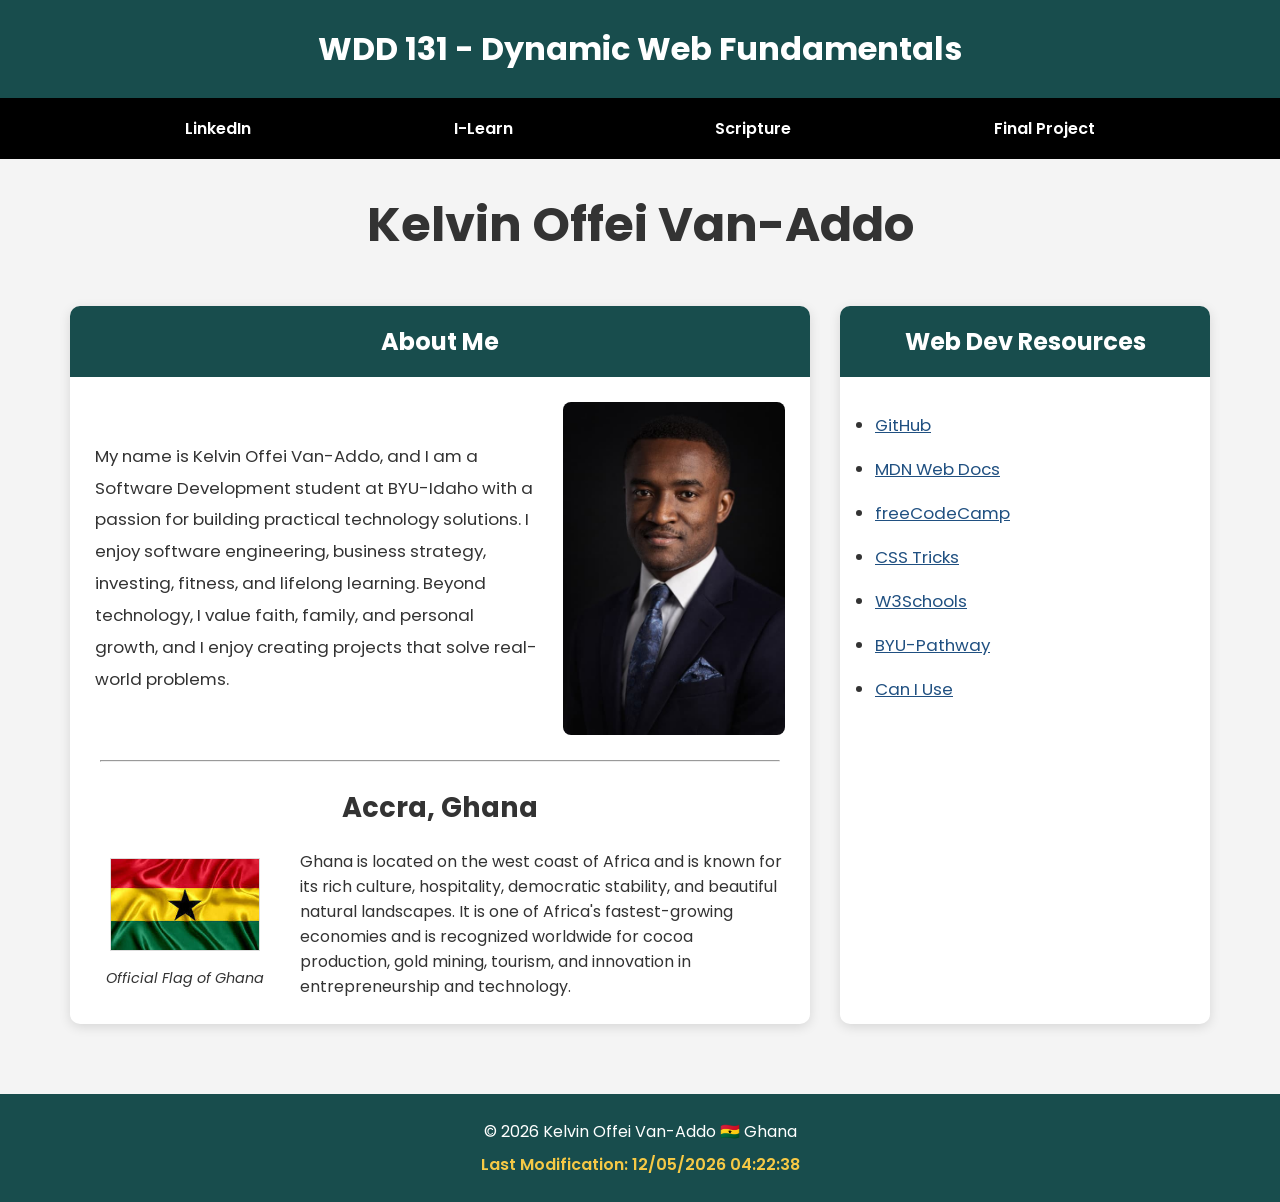
<file: index.html>
<!DOCTYPE html>
<html lang="en-US">

<head>
    <meta charset="UTF-8">
    <meta name="viewport" content="width=device-width, initial-scale=1.0">

    <title>WDD 131 – Dynamic Web Fundamentals – Kelvin Offei Van-Addo</title>

    <meta name="description"
        content="WDD 131 – Dynamic Web Fundamentals | Kelvin Offei Van-Addo | HTML, CSS, JavaScript, Responsive Web Design">

    <meta name="author" content="Kelvin Offei Van-Addo">

    <!-- Google Fonts -->
    <link rel="preconnect" href="https://fonts.googleapis.com">
    <link rel="preconnect" href="https://fonts.gstatic.com" crossorigin>

    <link href="https://fonts.googleapis.com/css2?family=Poppins:wght@300;400;600;700&display=swap" rel="stylesheet">

    <link rel="stylesheet" href="styles/base.css">

    <script src="scripts/getdates.js" defer></script>

</head>

<body>

    <header>

        <span id="course-title">
            WDD 131 - Dynamic Web Fundamentals
        </span>

        <nav>

            <a href="https://www.linkedin.com/in/kelvin-o-van-addo-b3ab91188/" target="_blank">LinkedIn</a>

            <a href="https://byupw.instructure.com/" target="_blank">I-Learn</a>

            <a href="https://www.churchofjesuschrist.org/study/scriptures/bofm/alma/37?lang=eng&id=p37#p37"
                target="_blank">Scripture</a>

            <a href="#">Final Project</a>

        </nav>

    </header>

    <main>

        <h1>Kelvin Offei Van-Addo</h1>

        <section class="card about-card">

            <h2>About Me</h2>

            <div class="about-top">

                <div class="about-text">

                    <p>

                        My name is Kelvin Offei Van-Addo, and I am a Software Development student at BYU-Idaho with a
                        passion for building practical technology solutions. I enjoy software engineering, business
                        strategy, investing, fitness, and lifelong learning. Beyond technology, I value faith, family,
                        and personal growth, and I enjoy creating projects that solve real-world problems.

                    </p>

                </div>

                <img src="images/myself.jpg" alt="Portrait of Kelvin Offei Van-Addo">

            </div>

            <hr>

            <div class="country-section">

                <h3>Accra, Ghana</h3>

                <div class="country-grid">

                    <figure>

                        <img src="images/ghana_flag.jpg" alt="Official Flag of Ghana">

                        <figcaption>Official Flag of Ghana</figcaption>

                    </figure>

                    <p>

                        Ghana is located on the west coast of Africa and is known for its rich culture, hospitality,
                        democratic stability, and beautiful natural landscapes. It is one of Africa's fastest-growing
                        economies and is recognized worldwide for cocoa production, gold mining, tourism, and innovation
                        in entrepreneurship and technology.

                    </p>

                </div>

            </div>

        </section>

        <section class="card resources-card">

            <h2>Web Dev Resources</h2>

            <ul id="resource-list">

                <!-- Populated by JavaScript -->

            </ul>

        </section>

    </main>

    <footer>

        <p>

            © <span id="currentyear"></span>

            Kelvin Offei Van-Addo

            🇬🇭 Ghana

        </p>

        <p id="lastModified"></p>

    </footer>

</body>

</html>
</file>
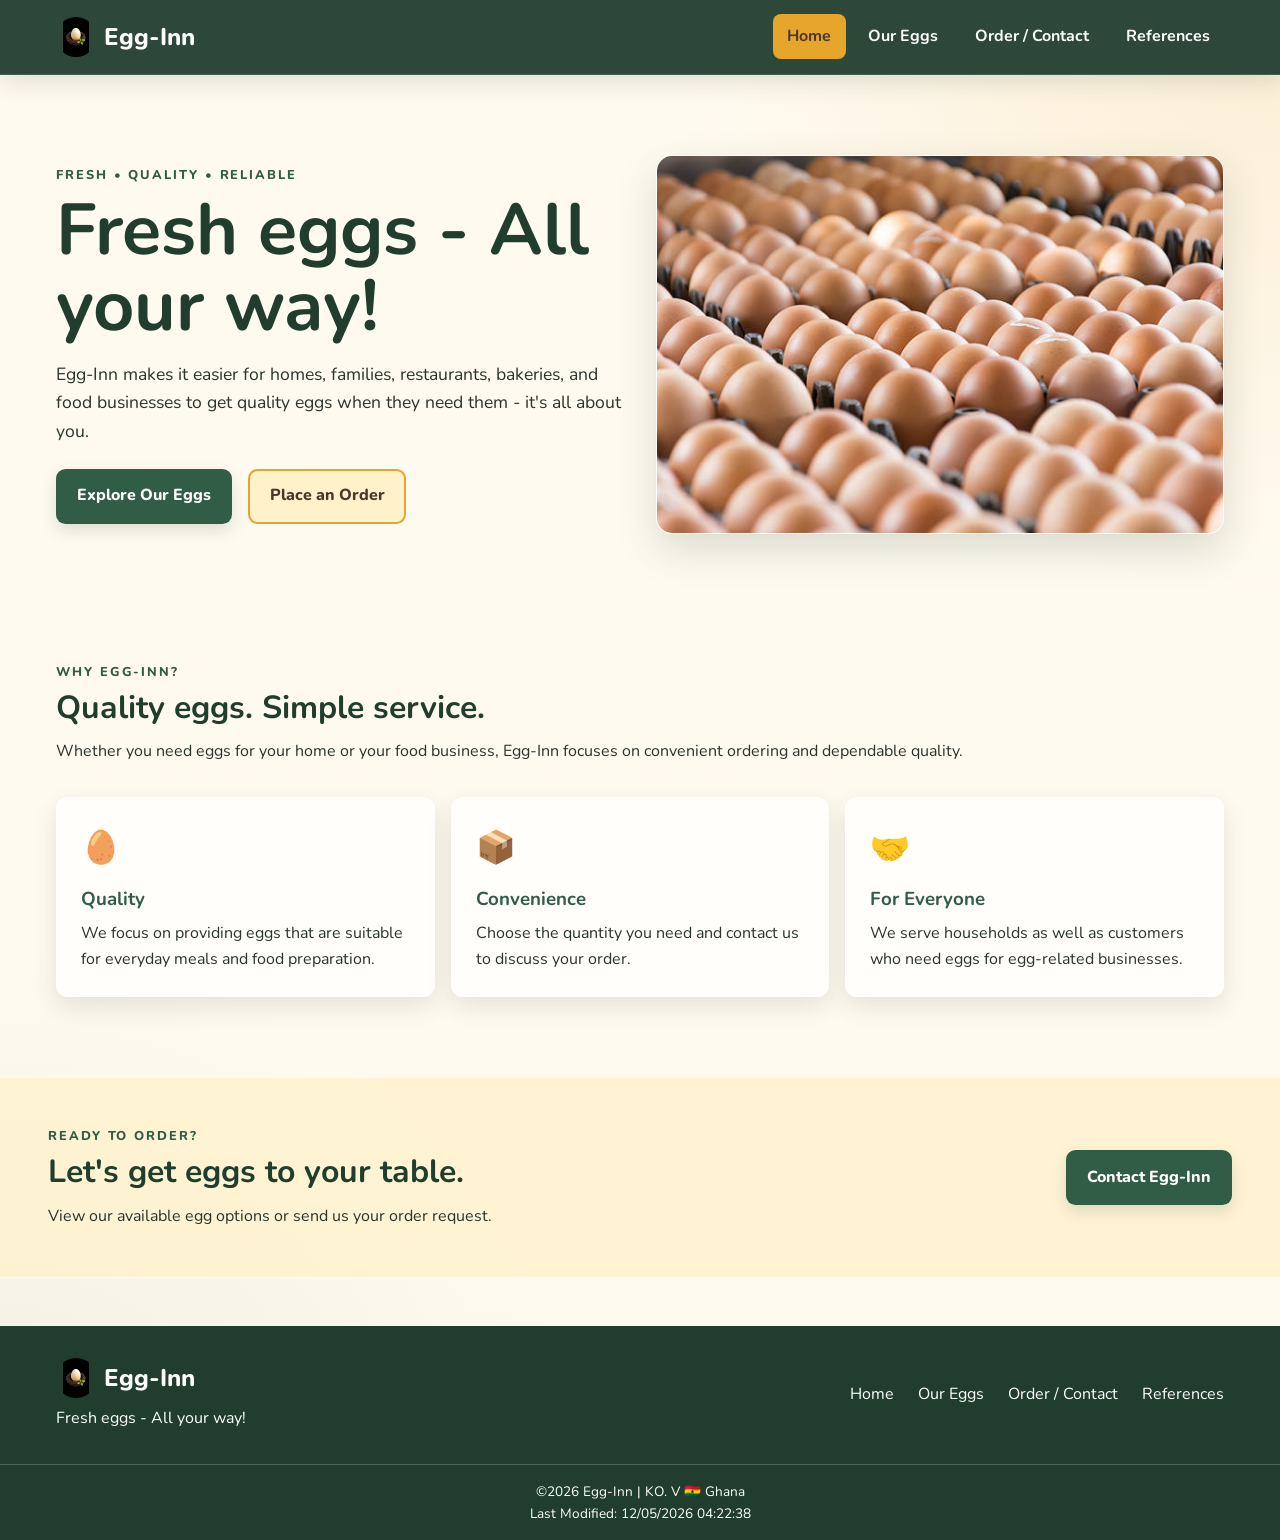
<file: project/index.html>
<!DOCTYPE html>
<html lang="en">

<head>
    <meta charset="UTF-8">
    <meta name="author" content="Kelvin Offei Van-Addo">
    <meta name="description"
        content="Egg-Inn provides fresh, quality eggs for homes, families, food businesses, and customers looking for convenient egg supplies in Ghana.">
    <meta name="viewport" content="width=device-width, initial-scale=1.0">

    <title>Egg-Inn | Fresh Eggs - All Your Way!</title>

    <link rel="icon" href="images/logo.png">

    <link rel="preconnect" href="https://fonts.googleapis.com">
    <link rel="preconnect" href="https://fonts.gstatic.com" crossorigin>
    <link href="https://fonts.googleapis.com/css2?family=Nunito:wght@400;600;700;800&display=swap" rel="stylesheet">

    <link rel="stylesheet" href="styles/egg-inn.css">
    <link rel="stylesheet" href="styles/egg-inn-large.css">

    <script src="scripts/egginn.js" defer></script>
</head>

<body>

    <header class="site-header">

        <div class="header-content">

            <a class="logo" href="index.html">
                <img src="images/logo.png" alt="Egg-Inn logo" class="logo-icon">
                <span>Egg-Inn</span>
            </a>

            <button id="menu" class="menu-button" type="button" aria-label="Open navigation menu" aria-expanded="false"
                aria-controls="main-navigation">
                <span aria-hidden="true">☰</span>
            </button>

            <nav id="main-navigation" class="navigation" aria-label="Main navigation">
                <ul>
                    <li>
                        <a class="active" href="index.html" aria-current="page">Home</a>
                    </li>
                    <li>
                        <a href="products.html">Our Eggs</a>
                    </li>
                    <li>
                        <a href="contact.html">Order / Contact</a>
                    </li>
                    <li>
                        <a href="references.html">References</a>
                    </li>
                </ul>
            </nav>

        </div>

    </header>

    <main>

        <section class="hero">

            <div class="hero-content">

                <p class="eyebrow">FRESH • QUALITY • RELIABLE</p>

                <h1>Fresh eggs - All your way!</h1>

                <p>
                    Egg-Inn makes it easier for homes, families, restaurants,
                    bakeries, and food businesses to get quality eggs when they
                    need them - it's all about you.
                </p>

                <div class="hero-actions">

                    <a class="button primary-button" href="products.html">
                        Explore Our Eggs
                    </a>

                    <a class="button secondary-button" href="contact.html">
                        Place an Order
                    </a>

                </div>

            </div>

            <div class="hero-image">
                <img src="images/egginnhero.webp" alt="Fresh eggs prepared for customers" width="800" height="600">
            </div>

        </section>

        <section class="welcome section-container">

            <div>
                <p class="eyebrow">WHY EGG-INN?</p>

                <h2>Quality eggs. Simple service.</h2>

                <p>
                    Whether you need eggs for your home or your food business,
                    Egg-Inn focuses on convenient ordering and dependable
                    quality.
                </p>
            </div>

            <div class="feature-grid">

                <article class="feature-card">
                    <span class="feature-icon" aria-hidden="true">🥚</span>
                    <h3>Quality</h3>
                    <p>
                        We focus on providing eggs that are suitable for
                        everyday meals and food preparation.
                    </p>
                </article>

                <article class="feature-card">
                    <span class="feature-icon" aria-hidden="true">📦</span>
                    <h3>Convenience</h3>
                    <p>
                        Choose the quantity you need and contact us to discuss
                        your order.
                    </p>
                </article>

                <article class="feature-card">
                    <span class="feature-icon" aria-hidden="true">🤝</span>
                    <h3>For Everyone</h3>
                    <p>
                        We serve households as well as customers who need eggs
                        for egg-related businesses.
                    </p>
                </article>

            </div>

        </section>

        <section class="cta-section">

            <div>
                <p class="eyebrow">READY TO ORDER?</p>

                <h2>Let's get eggs to your table.</h2>

                <p>
                    View our available egg options or send us your order
                    request.
                </p>
            </div>

            <a class="button primary-button" href="contact.html">
                Contact Egg-Inn
            </a>

        </section>

    </main>

    <footer class="site-footer">

        <div class="footer-content">

            <div>
                <a class="logo footer-logo" href="index.html">
                    <img src="images/logo.png" alt="Egg-Inn logo" class="logo-icon">
                    <span>Egg-Inn</span>
                </a>

                <p>Fresh eggs - All your way!</p>
            </div>

            <div class="footer-links">
                <a href="index.html">Home</a>
                <a href="products.html">Our Eggs</a>
                <a href="contact.html">Order / Contact</a>
                <a href="references.html">References</a>
            </div>

        </div>

        <div class="copyright">

            <p>
                &copy;<span id="currentyear"></span>
                Egg-Inn | KO. V 🇬🇭 Ghana
            </p>

            <p id="lastModified"></p>

        </div>

    </footer>

</body>

</html>
</file>
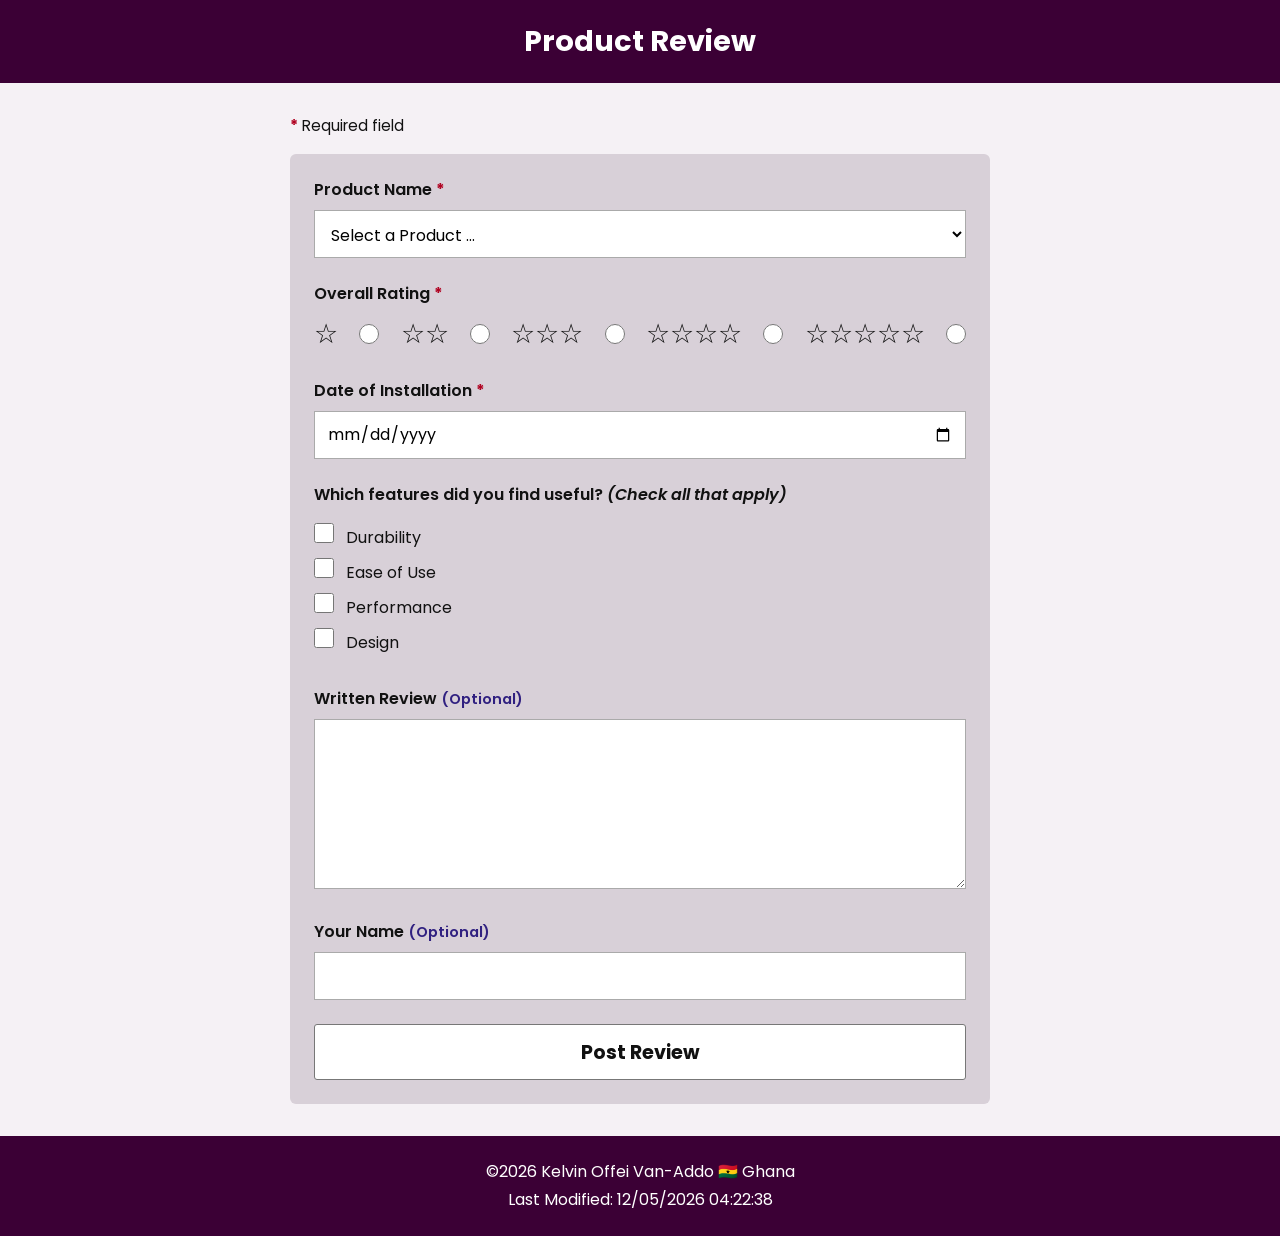
<file: form.html>
<!DOCTYPE html>
<html lang="en">

<head>
    <meta charset="UTF-8">
    <meta name="author" content="Kelvin Offei Van-Addo">
    <meta name="description"
        content="Submit a product review by selecting a product, rating its quality, and sharing your experience.">
    <meta name="viewport" content="width=device-width, initial-scale=1.0">

    <title>Product Review | WDD 131 | Kelvin Offei Van-Addo</title>

    <link rel="preconnect" href="https://fonts.googleapis.com">
    <link rel="preconnect" href="https://fonts.gstatic.com" crossorigin>

    <link href="https://fonts.googleapis.com/css2?family=Poppins:wght@400;600;700&display=swap" rel="stylesheet">

    <link rel="stylesheet" href="styles/form.css">

    <script src="scripts/form.js" defer></script>
</head>

<body>

    <header>
        <h1>Product Review</h1>
    </header>

    <main>

        <p class="required-note">
            <span class="required">*</span> Required field
        </p>

        <form method="get" action="review.html">

            <fieldset>
                <label for="productName">
                    Product Name
                    <span class="required" aria-hidden="true">*</span>
                    <span class="visually-hidden">Required</span>
                </label>

                <select id="productName" name="productName" required>
                    <option value="" disabled selected>Select a Product ...</option>
                </select>
            </fieldset>

            <fieldset>
                <legend>
                    Overall Rating
                    <span class="required" aria-hidden="true">*</span>
                    <span class="visually-hidden">Required</span>
                </legend>

                <div class="rating">

                    <label for="rating1">
                        ☆
                        <span class="visually-hidden">1 star</span>
                    </label>
                    <input type="radio" id="rating1" name="rating" value="1" required>

                    <label for="rating2">
                        ☆☆
                        <span class="visually-hidden">2 stars</span>
                    </label>
                    <input type="radio" id="rating2" name="rating" value="2" required>

                    <label for="rating3">
                        ☆☆☆
                        <span class="visually-hidden">3 stars</span>
                    </label>
                    <input type="radio" id="rating3" name="rating" value="3" required>

                    <label for="rating4">
                        ☆☆☆☆
                        <span class="visually-hidden">4 stars</span>
                    </label>
                    <input type="radio" id="rating4" name="rating" value="4" required>

                    <label for="rating5">
                        ☆☆☆☆☆
                        <span class="visually-hidden">5 stars</span>
                    </label>
                    <input type="radio" id="rating5" name="rating" value="5" required>

                </div>
            </fieldset>

            <fieldset>

                <label for="installationDate">
                    Date of Installation
                    <span class="required" aria-hidden="true">*</span>
                    <span class="visually-hidden">Required</span>
                </label>

                <input type="date" id="installationDate" name="installationDate" required>

            </fieldset>

            <fieldset>

                <legend>
                    Which features did you find useful?
                    <em>(Check all that apply)</em>
                </legend>

                <label for="durability">
                    <input type="checkbox" id="durability" name="features" value="Durability">
                    Durability
                </label>

                <label for="easeOfUse">
                    <input type="checkbox" id="easeOfUse" name="features" value="Ease of Use">
                    Ease of Use
                </label>

                <label for="performance">
                    <input type="checkbox" id="performance" name="features" value="Performance">
                    Performance
                </label>

                <label for="design">
                    <input type="checkbox" id="design" name="features" value="Design">
                    Design
                </label>

            </fieldset>

            <fieldset>

                <label for="writtenReview">
                    Written Review
                    <span class="optional">(Optional)</span>
                </label>

                <textarea id="writtenReview" name="writtenReview" rows="6"></textarea>

            </fieldset>

            <fieldset>

                <label for="userName">
                    Your Name
                    <span class="optional">(Optional)</span>
                </label>

                <input type="text" id="userName" name="userName">

            </fieldset>

            <input type="submit" value="Post Review">

        </form>

    </main>

    <footer>

        <p>
            &copy;<span id="currentyear"></span>
            Kelvin Offei Van-Addo 🇬🇭 Ghana
        </p>

        <p id="lastModified"></p>

    </footer>

</body>

</html>
</file>
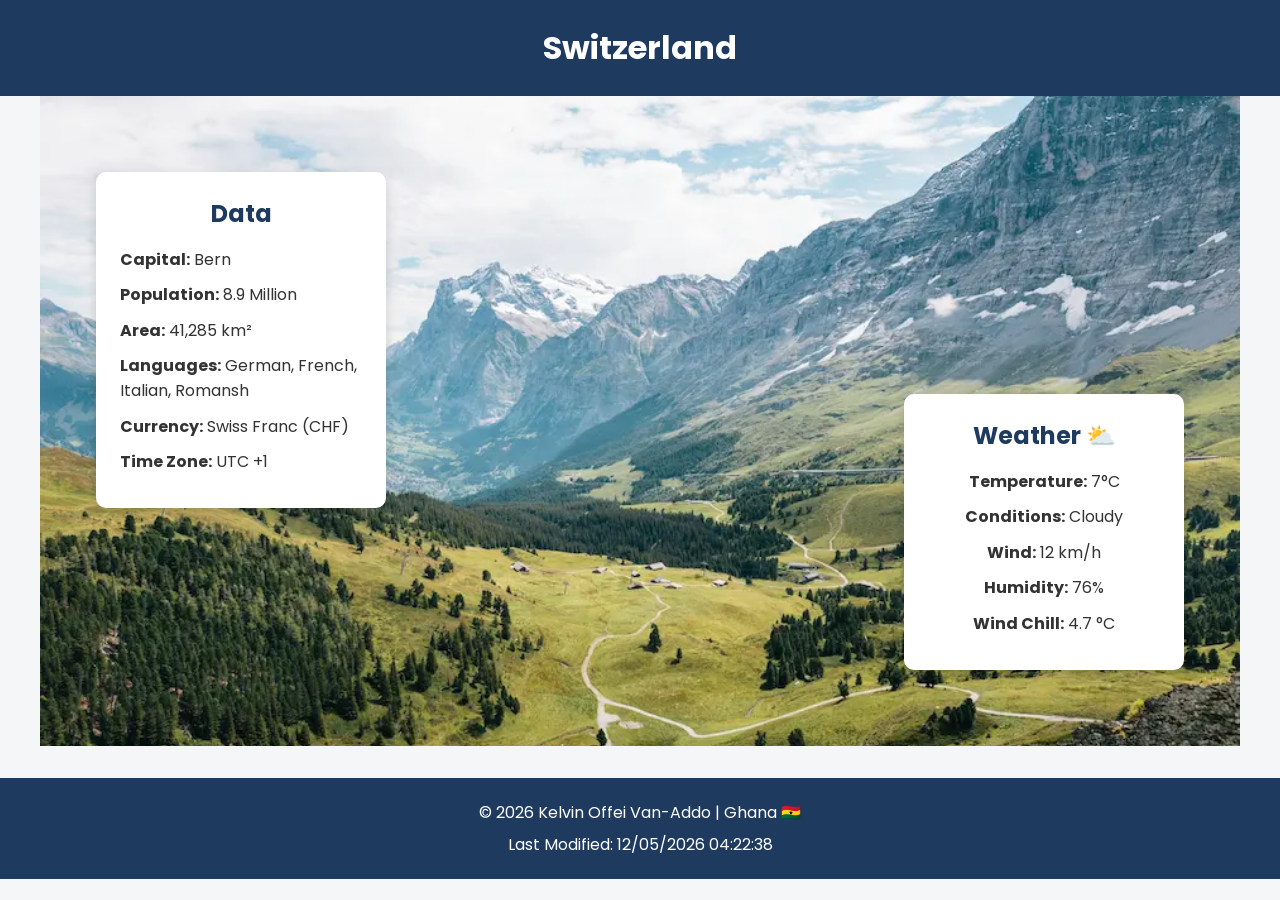
<file: place.html>
<!DOCTYPE html>
<html lang="en">

<head>
    <meta charset="UTF-8">
    <meta name="viewport" content="width=device-width, initial-scale=1.0">

    <title>Switzerland | WDD 131 | Kelvin Offei Van-Addo</title>

    <meta name="description"
        content="WDD 131 Country Page showcasing Switzerland using responsive HTML, CSS, JavaScript, responsive images, and wind chill calculations.">

    <meta name="author" content="Kelvin Offei Van-Addo">

    <!-- Google Fonts -->
    <link rel="preconnect" href="https://fonts.googleapis.com">
    <link rel="preconnect" href="https://fonts.gstatic.com" crossorigin>

    <link href="https://fonts.googleapis.com/css2?family=Poppins:wght@300;400;600;700&display=swap" rel="stylesheet">

    <link rel="stylesheet" href="styles/place.css">
    <link rel="stylesheet" href="styles/place-large.css">

    <script src="scripts/place.js" defer></script>

</head>

<body>

    <header>

        <h1>Switzerland</h1>

    </header>

    <main>

        <picture>

            <source media="(min-width:768px)" srcset="images/switzerland-large.webp">

            <img src="images/switzerland-small.webp" alt="Beautiful landscape of Switzerland">

        </picture>

        <section class="data">

            <h2>Data</h2>

            <p><strong>Capital:</strong> Bern</p>
            <p><strong>Population:</strong> 8.9 Million</p>
            <p><strong>Area:</strong> 41,285 km²</p>
            <p><strong>Languages:</strong> German, French, Italian, Romansh</p>
            <p><strong>Currency:</strong> Swiss Franc (CHF)</p>
            <p><strong>Time Zone:</strong> UTC +1</p>

        </section>

        <section class="weather">

            <h2>Weather</h2>

            <img src="images/weather.svg" alt="Weather Icon" class="weather-icon">

            <p><strong>Temperature:</strong> <span id="temperature">7</span>°C</p>

            <p><strong>Conditions:</strong> Cloudy</p>

            <p><strong>Wind:</strong> <span id="windspeed">12</span> km/h</p>

            <p><strong>Humidity:</strong> 76%</p>

            <p><strong>Wind Chill:</strong>

                <span id="windchill"></span>

            </p>

        </section>

    </main>

    <footer>

        <p>

            &copy;

            <span id="currentyear"></span>

            Kelvin Offei Van-Addo | Ghana 🇬🇭

        </p>

        <p id="lastModified"></p>

    </footer>

</body>

</html>
</file>
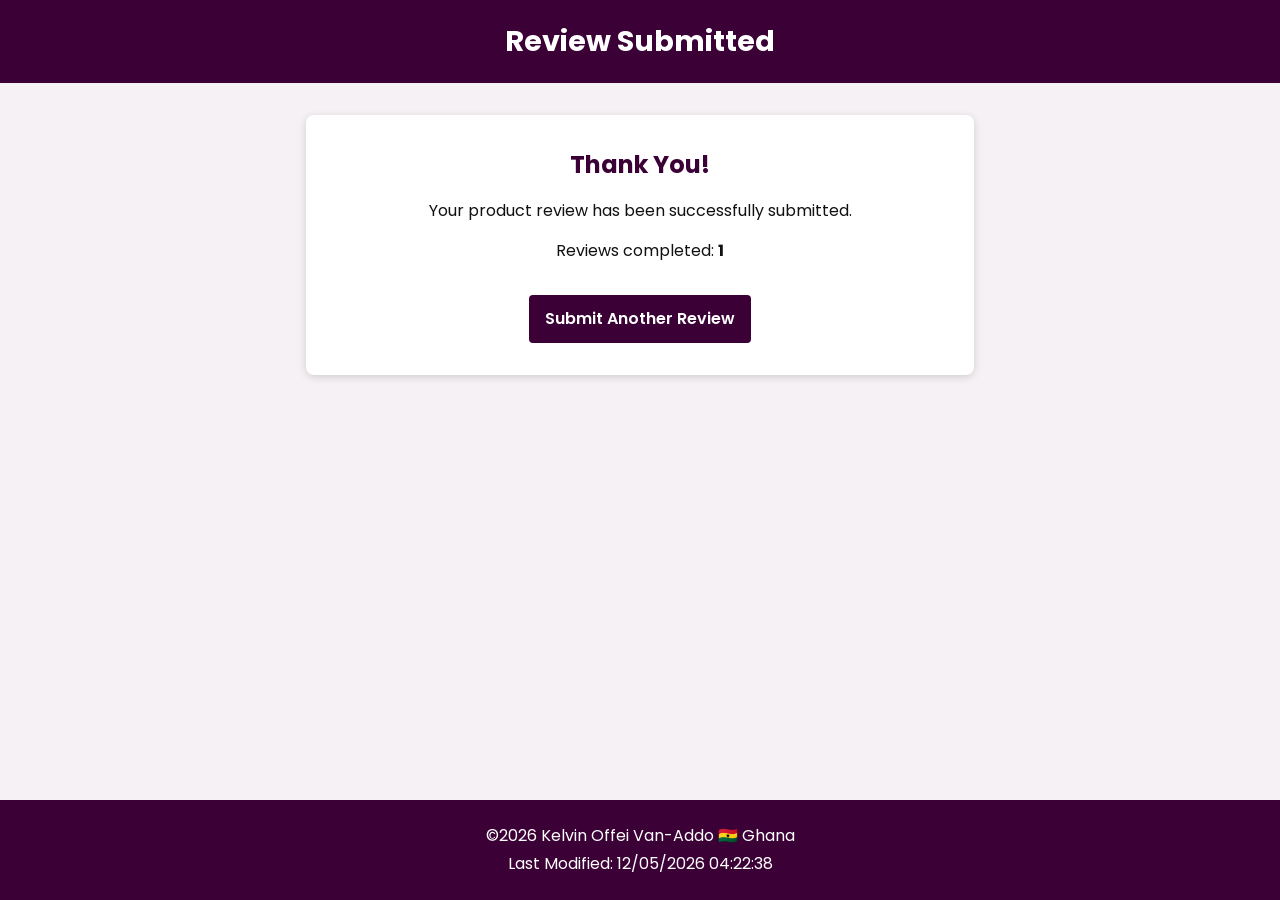
<file: review.html>
<!DOCTYPE html>
<html lang="en">

<head>
    <meta charset="UTF-8">
    <meta name="author" content="Kelvin Offei Van-Addo">
    <meta name="description"
        content="Confirmation page showing that your product review was successfully submitted and the total number of reviews completed.">
    <meta name="viewport" content="width=device-width, initial-scale=1.0">

    <title>Review Submitted | WDD 131 | Kelvin Offei Van-Addo</title>

    <link rel="preconnect" href="https://fonts.googleapis.com">
    <link rel="preconnect" href="https://fonts.gstatic.com" crossorigin>

    <link href="https://fonts.googleapis.com/css2?family=Poppins:wght@400;600;700&display=swap" rel="stylesheet">

    <link rel="stylesheet" href="styles/review.css">

    <script src="scripts/review.js" defer></script>
</head>

<body>

    <header>
        <h1>Review Submitted</h1>
    </header>

    <main>

        <section class="confirmation">

            <h2>Thank You!</h2>

            <p>
                Your product review has been successfully submitted.
            </p>

            <p>
                Reviews completed:
                <strong id="reviewCount">0</strong>
            </p>

            <a href="form.html">Submit Another Review</a>

        </section>

    </main>

    <footer>

        <p>
            &copy;<span id="currentyear"></span>
            Kelvin Offei Van-Addo 🇬🇭 Ghana
        </p>

        <p id="lastModified"></p>

    </footer>

</body>

</html>
</file>
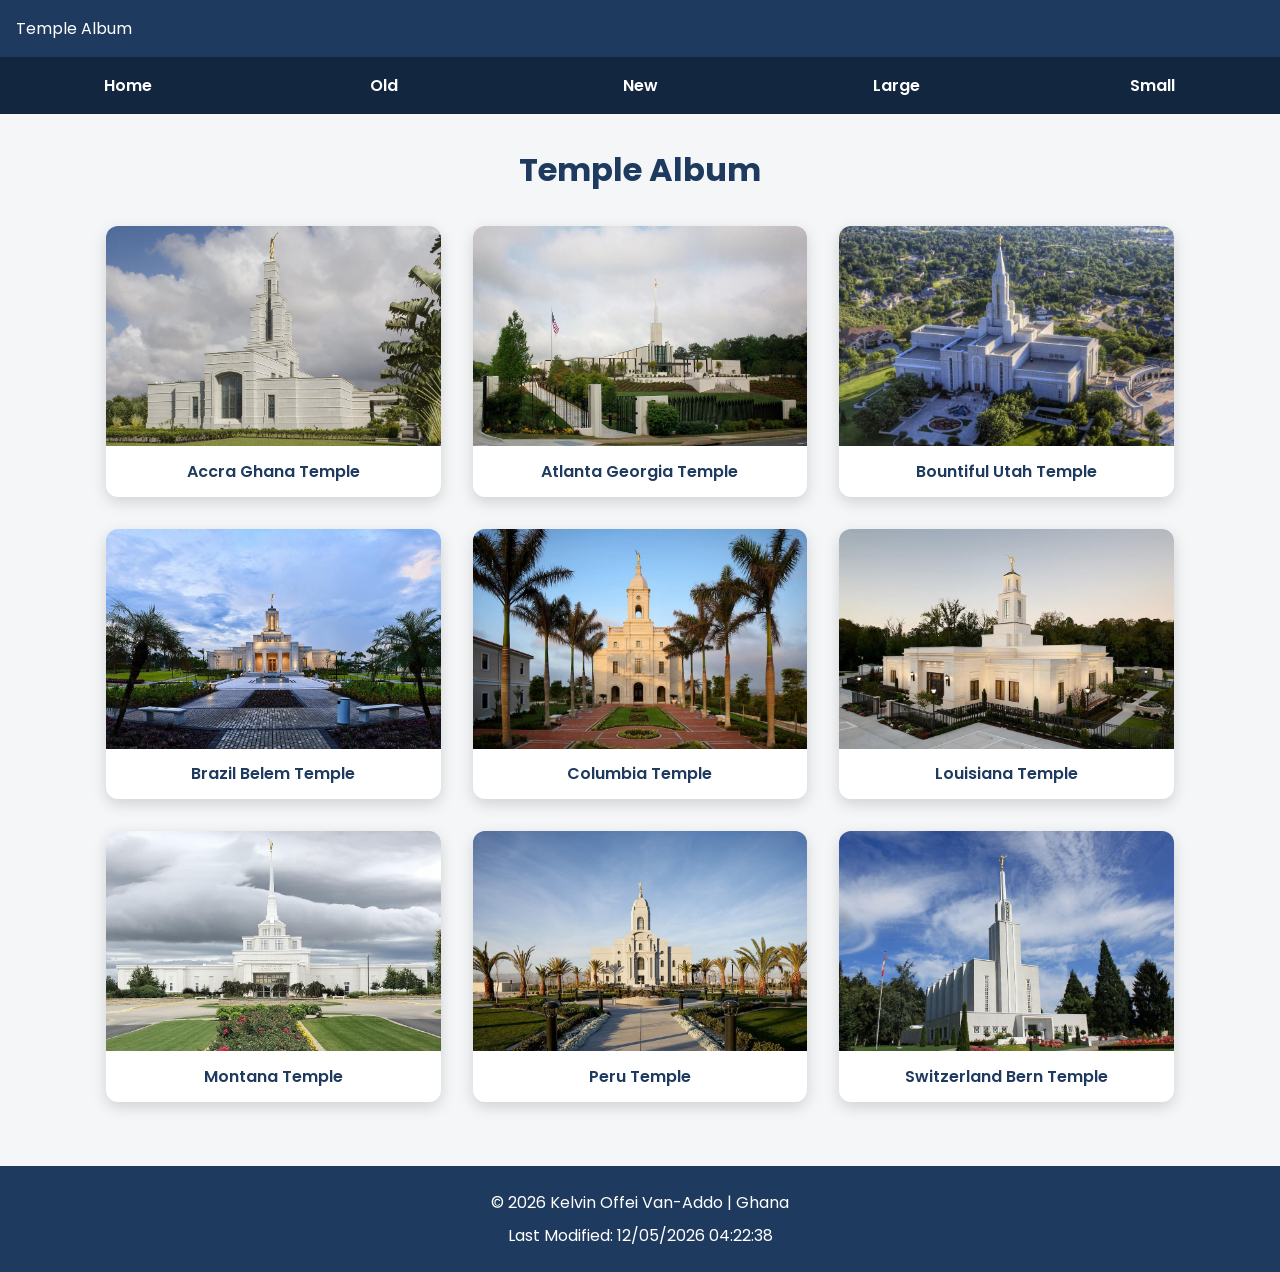
<file: temples.html>
<!DOCTYPE html>
<html lang="en-US">

<head>

    <meta charset="UTF-8">

    <meta name="viewport" content="width=device-width, initial-scale=1.0">

    <title>Temple Album | WDD 131 | Kelvin Offei Van-Addo</title>

    <meta name="description"
        content="Temple Album page created for WDD 131 Dynamic Web Fundamentals by Kelvin Offei Van-Addo showcasing temples using responsive HTML, CSS, and JavaScript.">

    <meta name="author" content="Kelvin Offei Van-Addo">


    <!-- Google Fonts -->

    <link rel="preconnect" href="https://fonts.googleapis.com">

    <link rel="preconnect" href="https://fonts.gstatic.com" crossorigin>

    <link href="https://fonts.googleapis.com/css2?family=Poppins:wght@400;600;700&display=swap" rel="stylesheet">


    <!-- CSS -->

    <link rel="stylesheet" href="styles/temples.css">

    <link rel="stylesheet" href="styles/temples-large.css">


    <!-- JavaScript -->

    <script src="scripts/temples.js" defer></script>


</head>


<body>


    <header>


        <div class="header-top">

            <p class="site-title">Temple Album</p>


            <button id="menu" aria-label="Menu">
                ☰
            </button>


        </div>



        <nav>


            <a href="#">Home</a>

            <a href="#">Old</a>

            <a href="#">New</a>

            <a href="#">Large</a>

            <a href="#">Small</a>


        </nav>


    </header>





    <main>


        <h1>Temple Album</h1>



        <div class="gallery">



            <figure>

                <img src="images/accra-temple.jpg" alt="Accra Ghana Temple" loading="lazy">

                <figcaption>Accra Ghana Temple</figcaption>

            </figure>




            <figure>

                <img src="images/atlanta-temple.jpg" alt="Atlanta Georgia Temple" loading="lazy">

                <figcaption>Atlanta Georgia Temple</figcaption>

            </figure>




            <figure>

                <img src="images/bountiful-temple.jpg" alt="Bountiful Utah Temple" loading="lazy">

                <figcaption>Bountiful Utah Temple</figcaption>

            </figure>




            <figure>

                <img src="images/brazil-temple.jpg" alt="Brazil Belem Temple" loading="lazy">

                <figcaption>Brazil Belem Temple</figcaption>

            </figure>




            <figure>

                <img src="images/columbia-temple.jpg" alt="Columbia Temple" loading="lazy">

                <figcaption>Columbia Temple</figcaption>

            </figure>




            <figure>

                <img src="images/lousiana-temple.jpg" alt="Louisiana Temple" loading="lazy">

                <figcaption>Louisiana Temple</figcaption>

            </figure>




            <figure>

                <img src="images/montana-temple.jpg" alt="Montana Temple" loading="lazy">

                <figcaption>Montana Temple</figcaption>

            </figure>




            <figure>

                <img src="images/peru-temple.jpg" alt="Peru Temple" loading="lazy">

                <figcaption>Peru Temple</figcaption>

            </figure>




            <figure>

                <img src="images/switzerland-temple.jpg" alt="Switzerland Bern Temple" loading="lazy">

                <figcaption>Switzerland Bern Temple</figcaption>

            </figure>



        </div>


    </main>





    <footer>


        <p>
            © <span id="currentyear"></span>
            Kelvin Offei Van-Addo | Ghana
        </p>


        <p id="lastModified"></p>


    </footer>



</body>

</html>
</file>
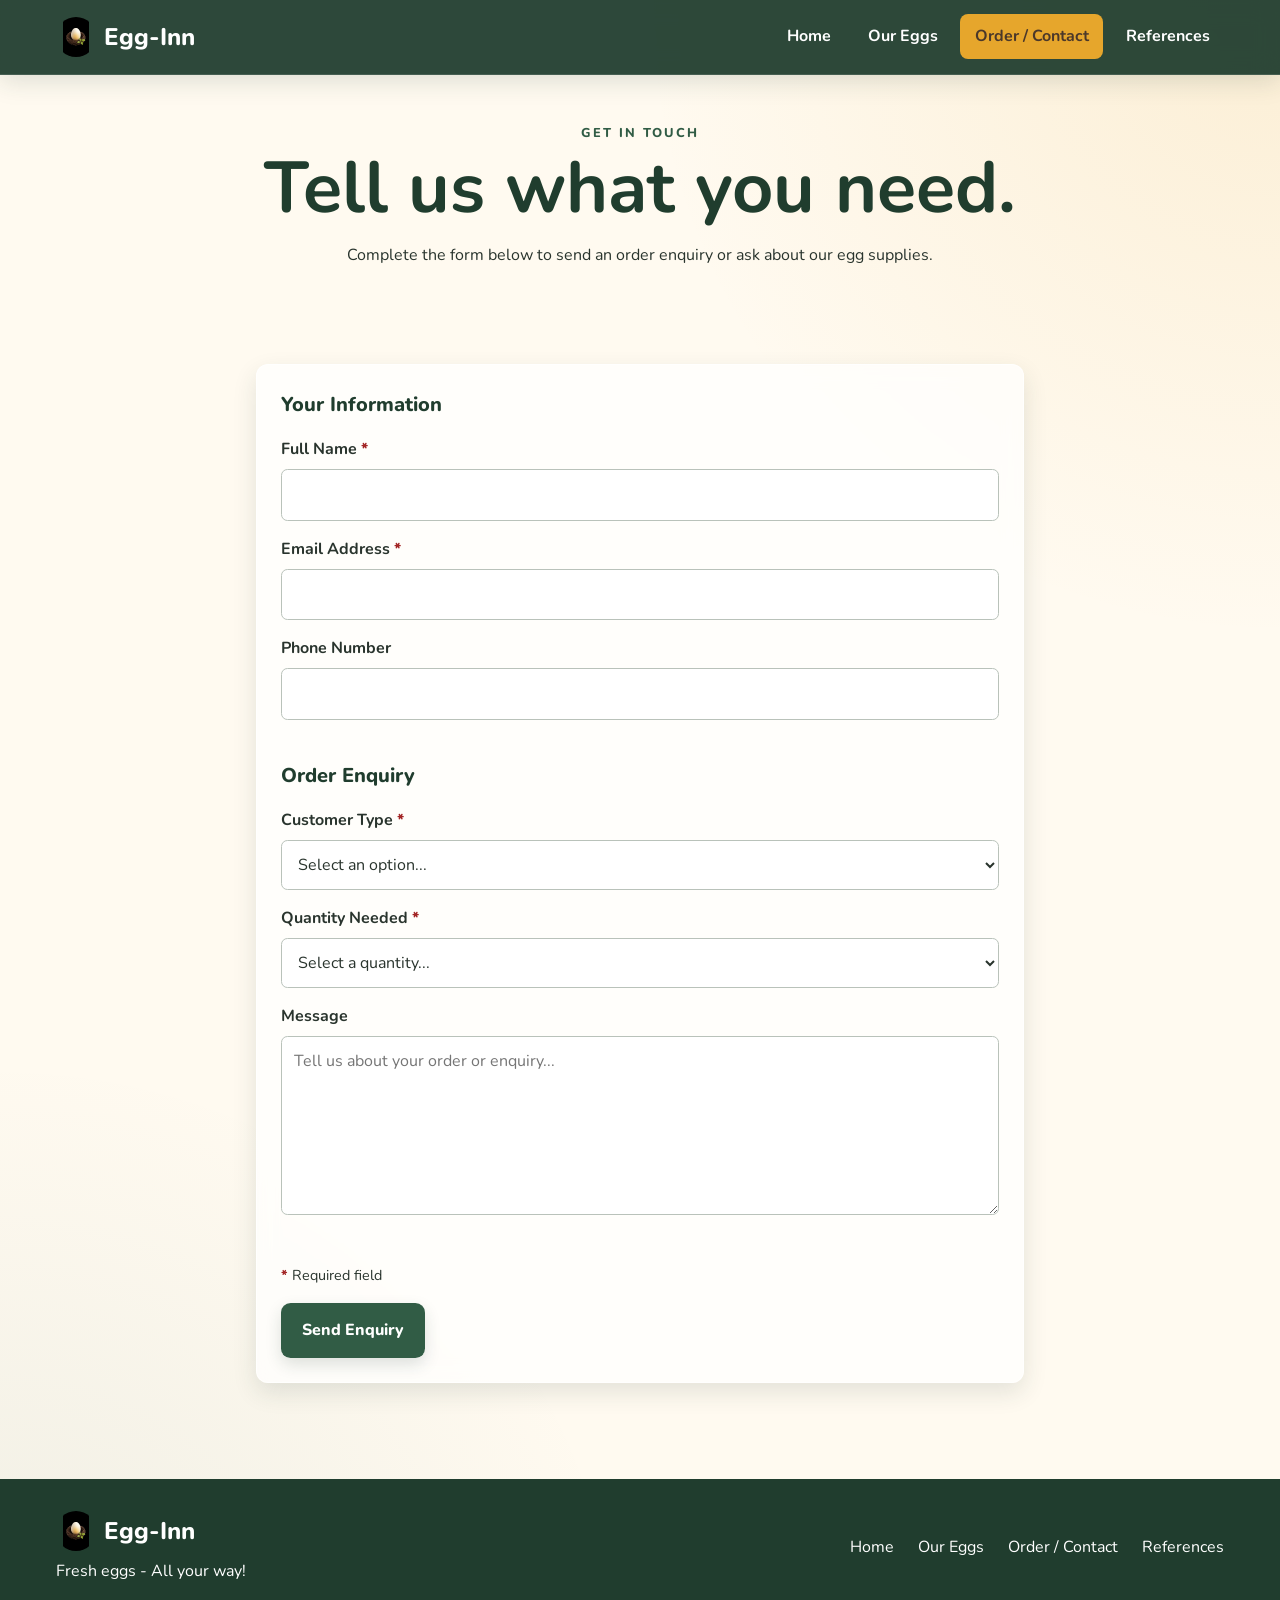
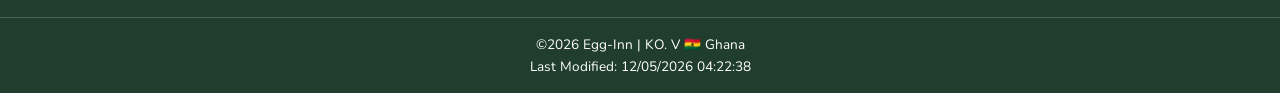
<file: project/contact.html>
<!DOCTYPE html>
<html lang="en">

<head>
    <meta charset="UTF-8">
    <meta name="author" content="Kelvin Offei Van-Addo">
    <meta name="description"
        content="Contact Egg-Inn to ask about egg availability, request an order, or make an enquiry for household or business supplies.">
    <meta name="viewport" content="width=device-width, initial-scale=1.0">

    <title>Order or Contact Egg-Inn</title>

    <link rel="icon" href="images/logo.png">

    <link rel="preconnect" href="https://fonts.googleapis.com">
    <link rel="preconnect" href="https://fonts.gstatic.com" crossorigin>
    <link href="https://fonts.googleapis.com/css2?family=Nunito:wght@400;600;700;800&display=swap" rel="stylesheet">

    <link rel="stylesheet" href="styles/egg-inn.css">
    <link rel="stylesheet" href="styles/egg-inn-large.css">

    <script src="scripts/egginn.js" defer></script>
</head>

<body>

    <header class="site-header">

        <div class="header-content">

            <a class="logo" href="index.html">
                <img src="images/logo.png" alt="Egg-Inn logo" class="logo-icon">
                <span>Egg-Inn</span>
            </a>

            <button id="menu" class="menu-button" type="button" aria-label="Open navigation menu" aria-expanded="false"
                aria-controls="main-navigation">
                <span aria-hidden="true">☰</span>
            </button>

            <nav id="main-navigation" class="navigation" aria-label="Main navigation">
                <ul>
                    <li>
                        <a href="index.html">Home</a>
                    </li>
                    <li>
                        <a href="products.html">Our Eggs</a>
                    </li>
                    <li>
                        <a class="active" href="contact.html" aria-current="page">
                            Order / Contact
                        </a>
                    </li>
                    <li>
                        <a href="references.html">References</a>
                    </li>
                </ul>
            </nav>

        </div>

    </header>

    <main>

        <section class="page-intro">

            <p class="eyebrow">GET IN TOUCH</p>

            <h1>Tell us what you need.</h1>

            <p>
                Complete the form below to send an order enquiry or ask about
                our egg supplies.
            </p>

        </section>

        <section class="form-section">

            <form id="orderForm" action="thankyou.html" method="get">

                <fieldset>

                    <legend>Your Information</legend>

                    <label for="name">
                        Full Name <span class="required">*</span>
                    </label>

                    <input type="text" id="name" name="name" autocomplete="name" required>

                    <label for="email">
                        Email Address <span class="required">*</span>
                    </label>

                    <input type="email" id="email" name="email" autocomplete="email" required>

                    <label for="phone">
                        Phone Number
                    </label>

                    <input type="tel" id="phone" name="phone" autocomplete="tel">

                </fieldset>

                <fieldset>

                    <legend>Order Enquiry</legend>

                    <label for="customerType">
                        Customer Type <span class="required">*</span>
                    </label>

                    <select id="customerType" name="customerType" required>

                        <option value="" disabled selected>
                            Select an option...
                        </option>

                        <option value="household">Household</option>
                        <option value="restaurant">
                            Restaurant / Food Business
                        </option>
                        <option value="retailer">Retailer</option>
                        <option value="other">Other</option>

                    </select>

                    <label for="quantity">
                        Quantity Needed <span class="required">*</span>
                    </label>

                    <select id="quantity" name="quantity" required>

                        <option value="" disabled selected>
                            Select a quantity...
                        </option>

                        <option value="small">Small quantity</option>
                        <option value="medium">Medium quantity</option>
                        <option value="large">Large quantity</option>
                        <option value="recurring">Recurring supply</option>

                    </select>

                    <label for="message">
                        Message
                    </label>

                    <textarea id="message" name="message" rows="6"
                        placeholder="Tell us about your order or enquiry..."></textarea>

                </fieldset>

                <p class="required-note">
                    <span class="required">*</span>
                    Required field
                </p>

                <button class="button primary-button" type="submit">
                    Send Enquiry
                </button>

            </form>

        </section>

    </main>

    <footer class="site-footer">

        <div class="footer-content">

            <div>

                <a class="logo footer-logo" href="index.html">
                    <img src="images/logo.png" alt="Egg-Inn logo" class="logo-icon">
                    <span>Egg-Inn</span>
                </a>

                <p>Fresh eggs - All your way!</p>

            </div>

            <div class="footer-links">
                <a href="index.html">Home</a>
                <a href="products.html">Our Eggs</a>
                <a href="contact.html">Order / Contact</a>
                <a href="references.html">References</a>
            </div>

        </div>

        <div class="copyright">

            <p>
                &copy;<span id="currentyear"></span>
                Egg-Inn | KO. V 🇬🇭 Ghana
            </p>

            <p id="lastModified"></p>

        </div>

    </footer>

</body>

</html>
</file>
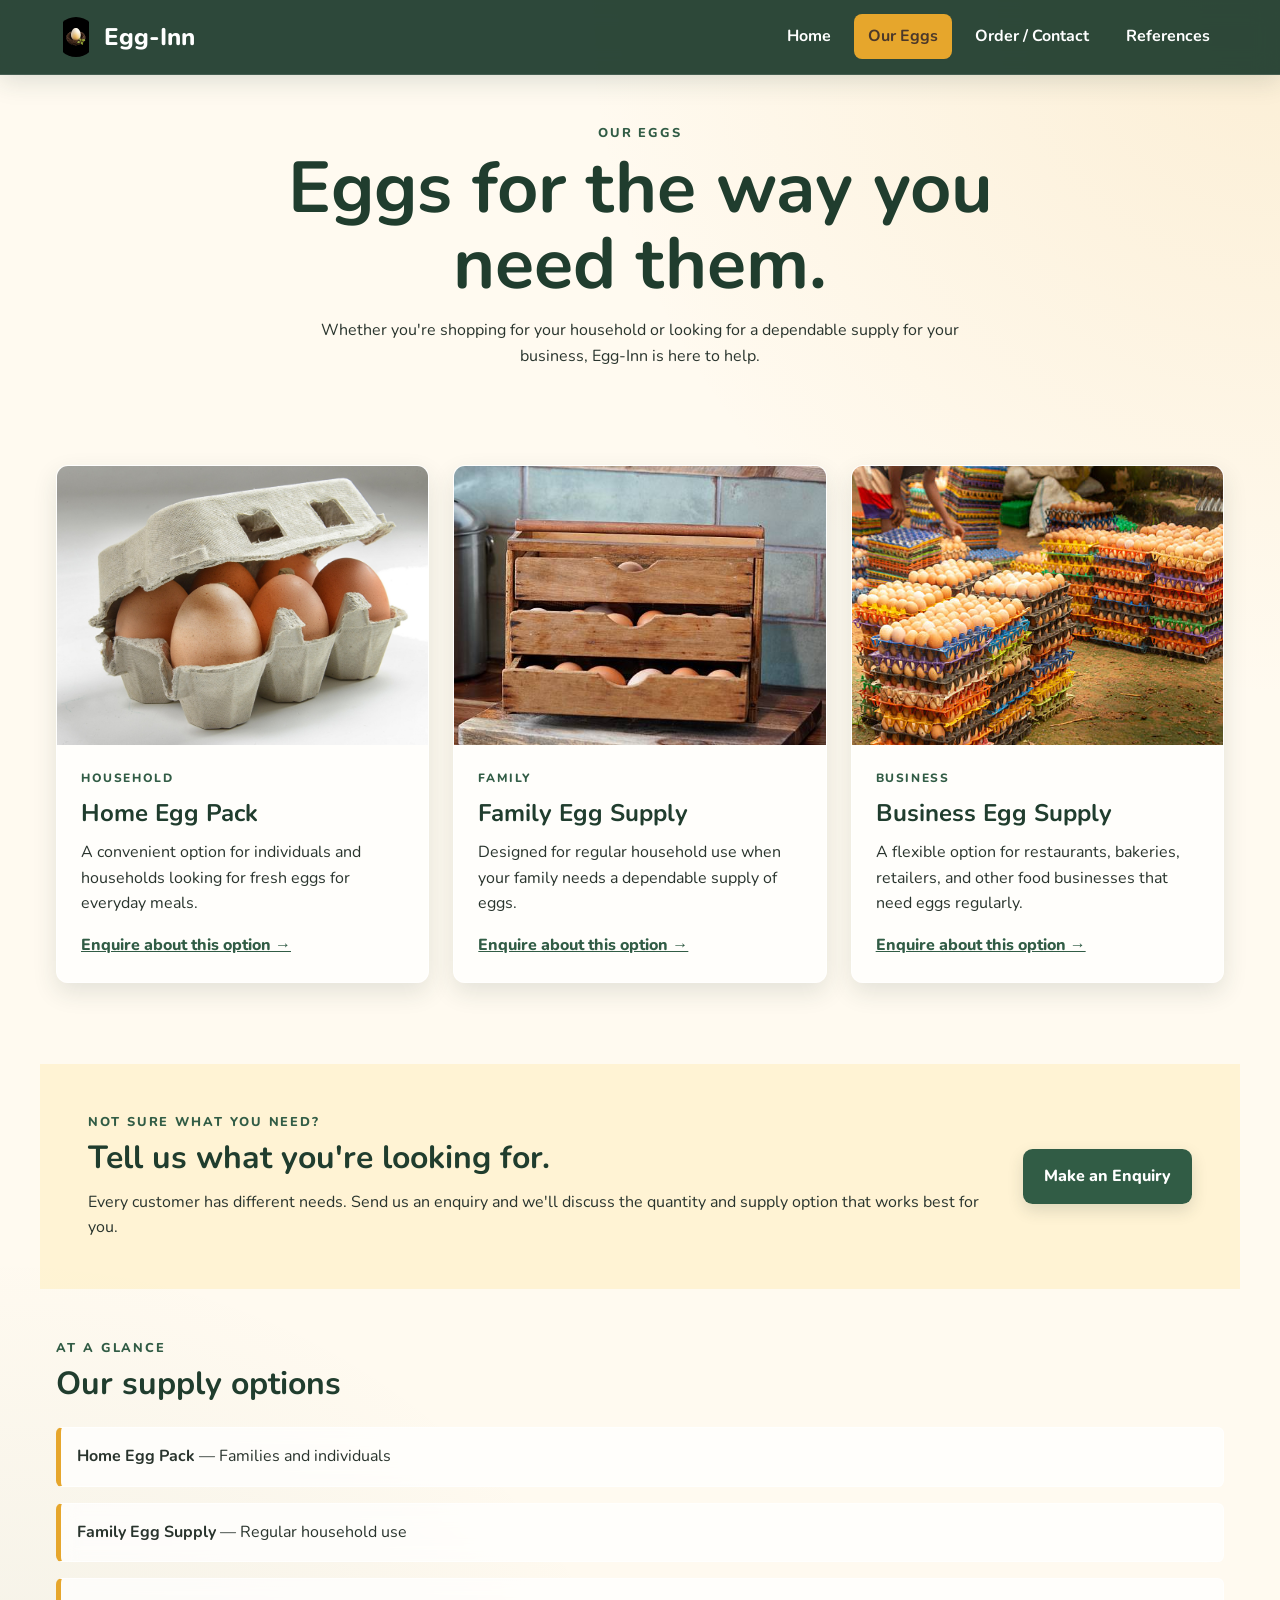
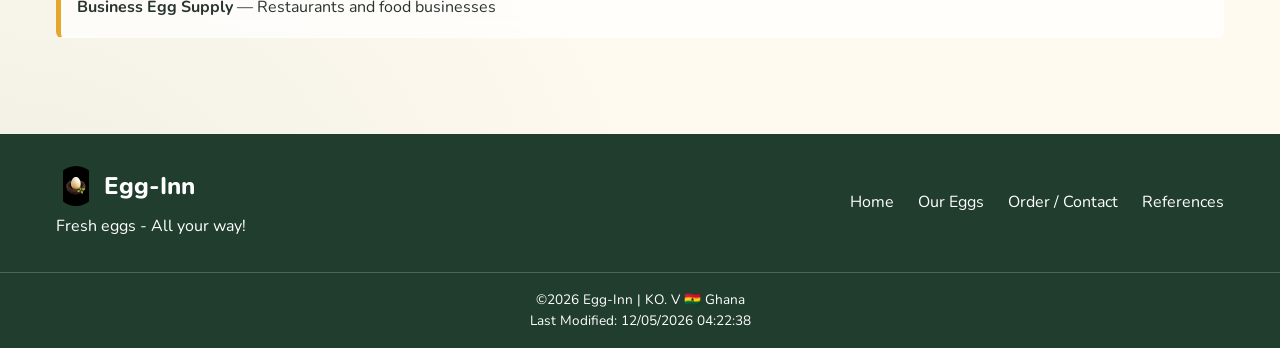
<file: project/products.html>
<!DOCTYPE html>
<html lang="en">

<head>
    <meta charset="UTF-8">
    <meta name="author" content="Kelvin Offei Van-Addo">
    <meta name="description"
        content="Explore Egg-Inn egg supply options for households, families, restaurants, retailers, and food businesses in Ghana.">
    <meta name="viewport" content="width=device-width, initial-scale=1.0">

    <title>Our Eggs | Egg-Inn</title>

    <link rel="icon" href="images/logo.png">

    <link rel="preconnect" href="https://fonts.googleapis.com">
    <link rel="preconnect" href="https://fonts.gstatic.com" crossorigin>
    <link href="https://fonts.googleapis.com/css2?family=Nunito:wght@400;600;700;800&display=swap" rel="stylesheet">

    <link rel="stylesheet" href="styles/egg-inn.css">
    <link rel="stylesheet" href="styles/egg-inn-large.css">

    <script src="scripts/egginn.js" defer></script>
</head>

<body>

    <header class="site-header">

        <div class="header-content">

            <a class="logo" href="index.html">
                <img src="images/logo.png" alt="Egg-Inn logo" class="logo-icon">
                <span>Egg-Inn</span>
            </a>

            <button id="menu" class="menu-button" type="button" aria-label="Open navigation menu" aria-expanded="false"
                aria-controls="main-navigation">
                <span aria-hidden="true">☰</span>
            </button>

            <nav id="main-navigation" class="navigation" aria-label="Main navigation">
                <ul>
                    <li>
                        <a href="index.html">Home</a>
                    </li>
                    <li>
                        <a class="active" href="products.html" aria-current="page">
                            Our Eggs
                        </a>
                    </li>
                    <li>
                        <a href="contact.html">Order / Contact</a>
                    </li>
                    <li>
                        <a href="references.html">References</a>
                    </li>
                </ul>
            </nav>

        </div>

    </header>

    <main>

        <section class="page-intro">

            <p class="eyebrow">OUR EGGS</p>

            <h1>Eggs for the way you need them.</h1>

            <p>
                Whether you're shopping for your household or looking for a
                dependable supply for your business, Egg-Inn is here to help.
            </p>

        </section>

        <section class="product-grid">

            <article class="product-card">

                <div class="product-image">
                    <img src="images/home.webp" alt="Fresh eggs suitable for household use" width="800"
                        height="600" loading="lazy">
                </div>

                <div class="product-content">

                    <p class="product-label">HOUSEHOLD</p>

                    <h2>Home Egg Pack</h2>

                    <p>
                        A convenient option for individuals and households
                        looking for fresh eggs for everyday meals.
                    </p>

                    <a class="text-link" href="contact.html">
                        Enquire about this option →
                    </a>

                </div>

            </article>

            <article class="product-card">

                <div class="product-image">
                    <img src="images/family.webp" alt="Fresh eggs for regular family use" width="800" height="600"
                        loading="lazy">
                </div>

                <div class="product-content">

                    <p class="product-label">FAMILY</p>

                    <h2>Family Egg Supply</h2>

                    <p>
                        Designed for regular household use when your family
                        needs a dependable supply of eggs.
                    </p>

                    <a class="text-link" href="contact.html">
                        Enquire about this option →
                    </a>

                </div>

            </article>

            <article class="product-card">

                <div class="product-image">
                    <img src="images/egg-crates.webp" alt="Fresh eggs prepared for restaurants and food businesses"
                        width="800" height="600" loading="lazy">
                </div>

                <div class="product-content">

                    <p class="product-label">BUSINESS</p>

                    <h2>Business Egg Supply</h2>

                    <p>
                        A flexible option for restaurants, bakeries, retailers,
                        and other food businesses that need eggs regularly.
                    </p>

                    <a class="text-link" href="contact.html">
                        Enquire about this option →
                    </a>

                </div>

            </article>

        </section>

        <section class="info-section">

            <div>

                <p class="eyebrow">NOT SURE WHAT YOU NEED?</p>

                <h2>Tell us what you're looking for.</h2>

                <p>
                    Every customer has different needs. Send us an enquiry and
                    we'll discuss the quantity and supply option that works
                    best for you.
                </p>

            </div>

            <a class="button primary-button" href="contact.html">
                Make an Enquiry
            </a>

        </section>

        <section class="section-container">

            <p class="eyebrow">AT A GLANCE</p>

            <h2>Our supply options</h2>

            <ul id="productSummary" class="product-summary"></ul>

        </section>

    </main>

    <footer class="site-footer">

        <div class="footer-content">

            <div>
                <a class="logo footer-logo" href="index.html">
                    <img src="images/logo.png" alt="Egg-Inn logo" class="logo-icon">
                    <span>Egg-Inn</span>
                </a>

                <p>Fresh eggs - All your way!</p>
            </div>

            <div class="footer-links">
                <a href="index.html">Home</a>
                <a href="products.html">Our Eggs</a>
                <a href="contact.html">Order / Contact</a>
                <a href="references.html">References</a>
            </div>

        </div>

        <div class="copyright">

            <p>
                &copy;<span id="currentyear"></span>
                Egg-Inn | KO. V 🇬🇭 Ghana
            </p>

            <p id="lastModified"></p>

        </div>

    </footer>

</body>

</html>
</file>
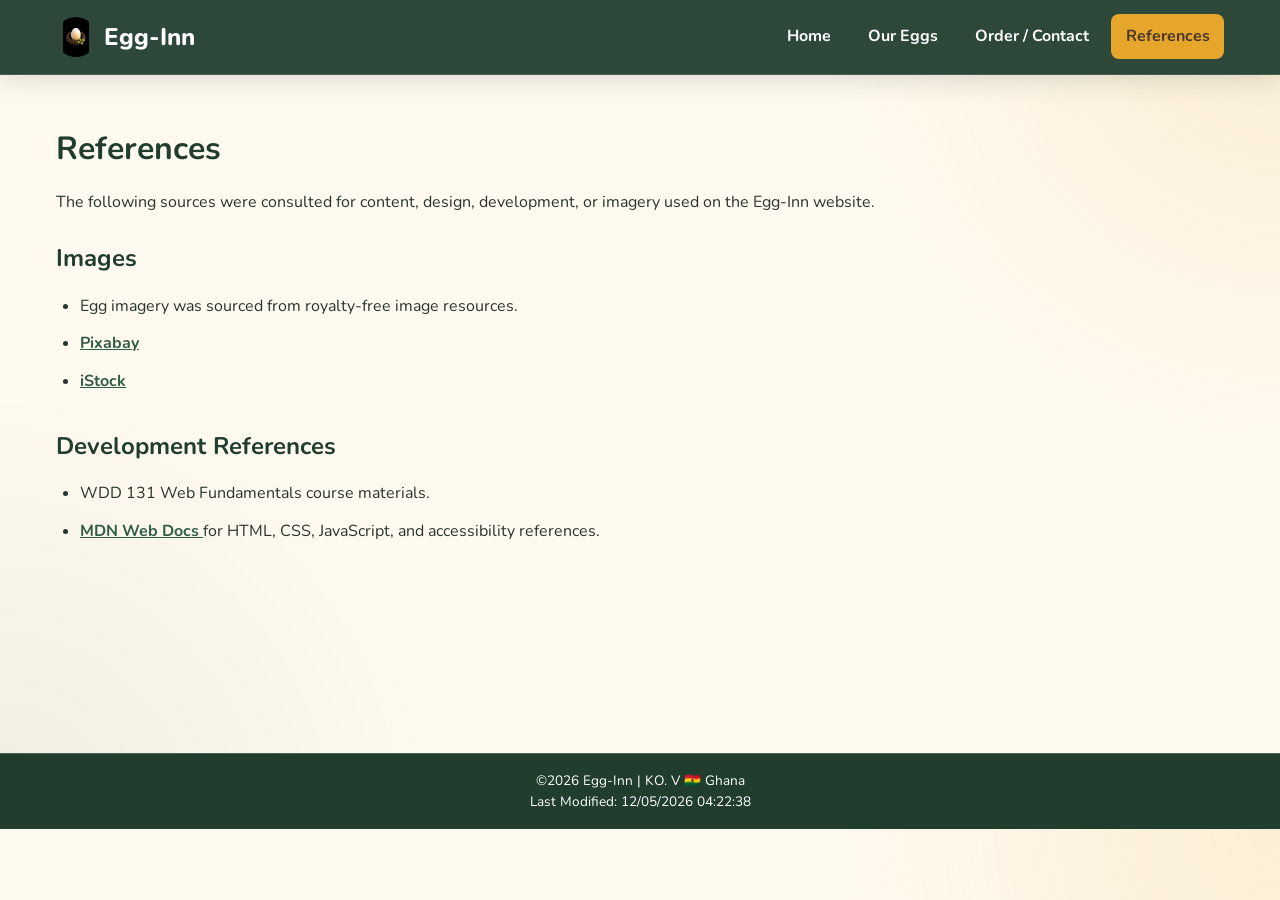
<file: project/references.html>
<!DOCTYPE html>
<html lang="en">

<head>
    <meta charset="UTF-8">
    <meta name="author" content="Kelvin Offei Van-Addo">
    <meta name="description" content="References and image sources used for the Egg-Inn website project.">
    <meta name="viewport" content="width=device-width, initial-scale=1.0">

    <title>References | Egg-Inn</title>

    <link rel="icon" href="images/logo.png">

    <link rel="preconnect" href="https://fonts.googleapis.com">
    <link rel="preconnect" href="https://fonts.gstatic.com" crossorigin>
    <link href="https://fonts.googleapis.com/css2?family=Nunito:wght@400;600;700;800&display=swap" rel="stylesheet">

    <link rel="stylesheet" href="styles/egg-inn.css">
    <link rel="stylesheet" href="styles/egg-inn-large.css">

    <script src="scripts/egginn.js" defer></script>
</head>

<body>

    <header class="site-header">

        <div class="header-content">

            <a class="logo" href="index.html">
                <img src="images/logo.png" alt="Egg-Inn logo" class="logo-icon">
                <span>Egg-Inn</span>
            </a>

            <button id="menu" class="menu-button" type="button" aria-label="Open navigation menu" aria-expanded="false"
                aria-controls="main-navigation">
                <span aria-hidden="true">☰</span>
            </button>

            <nav id="main-navigation" class="navigation" aria-label="Main navigation">
                <ul>
                    <li>
                        <a href="index.html">Home</a>
                    </li>
                    <li>
                        <a href="products.html">Our Eggs</a>
                    </li>
                    <li>
                        <a href="contact.html">Order / Contact</a>
                    </li>
                    <li>
                        <a class="active" href="references.html" aria-current="page">
                            References
                        </a>
                    </li>
                </ul>
            </nav>

        </div>

    </header>

    <main class="references-page">

        <h1>References</h1>

        <p>
            The following sources were consulted for content, design,
            development, or imagery used on the Egg-Inn website.
        </p>

        <h2>Images</h2>

        <ul>

            <li>
                Egg imagery was sourced from royalty-free image resources.
            </li>

            <li>
                <a href="https://pixabay.com/" target="_blank" rel="noopener noreferrer">
                    Pixabay
                </a>
            </li>

            <li>
                <a href="https://www.istockphoto.com/" target="_blank" rel="noopener noreferrer">
                    iStock
                </a>
            </li>

        </ul>

        <h2>Development References</h2>

        <ul>

            <li>
                WDD 131 Web Fundamentals course materials.
            </li>

            <li>
                <a href="https://developer.mozilla.org/" target="_blank" rel="noopener noreferrer">
                    MDN Web Docs
                </a>
                for HTML, CSS, JavaScript, and accessibility references.
            </li>

        </ul>

    </main>

    <footer class="site-footer">

        <div class="copyright">

            <p>
                &copy;<span id="currentyear"></span>
                Egg-Inn | KO. V 🇬🇭 Ghana
            </p>

            <p id="lastModified"></p>

        </div>

    </footer>

</body>

</html>
</file>
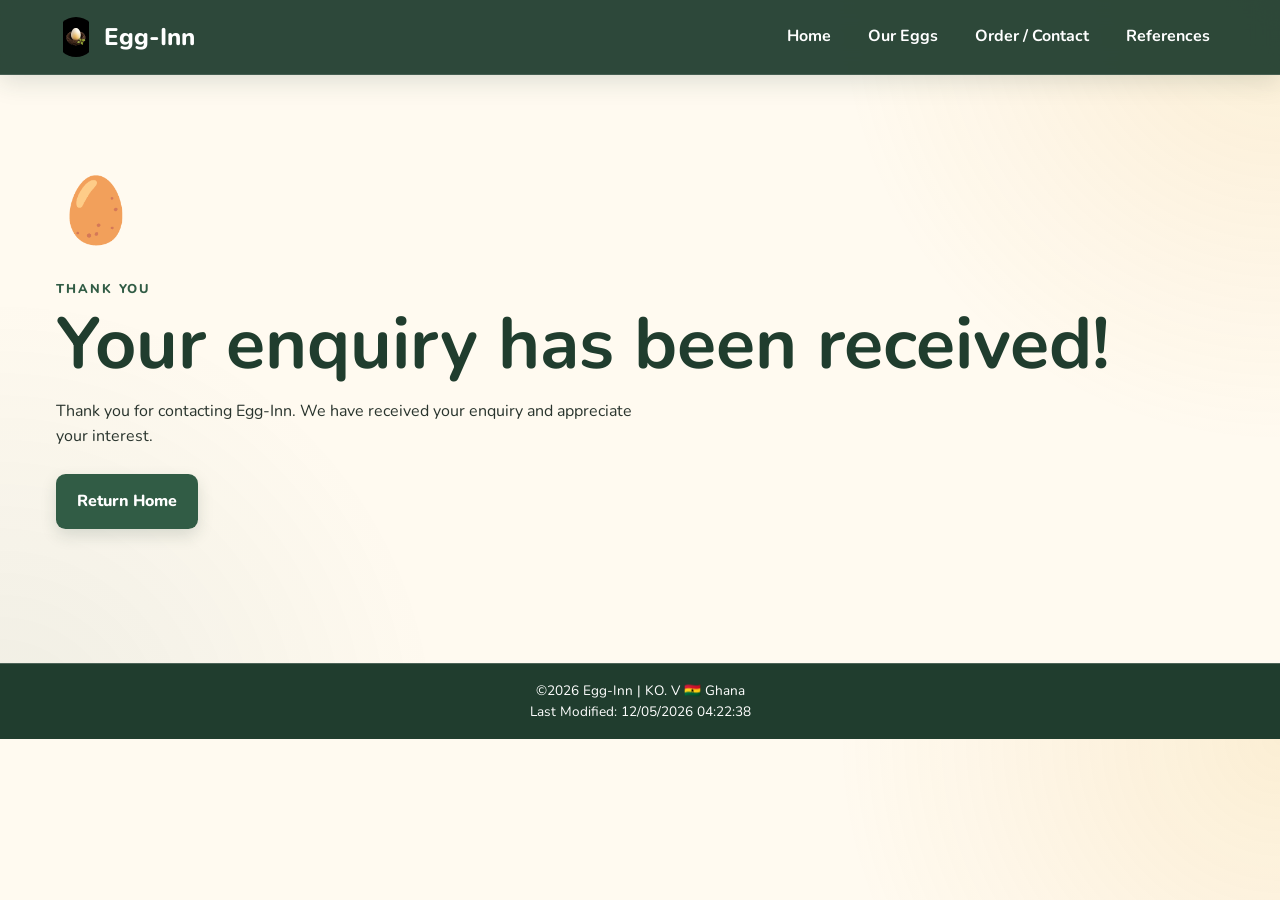
<file: project/thankyou.html>
<!DOCTYPE html>
<html lang="en">

<head>
    <meta charset="UTF-8">
    <meta name="author" content="Kelvin Offei Van-Addo">
    <meta name="description" content="Confirmation page for an Egg-Inn order enquiry.">
    <meta name="viewport" content="width=device-width, initial-scale=1.0">

    <title>Thank You | Egg-Inn</title>

    <link rel="icon" href="images/logo.png">

    <link rel="preconnect" href="https://fonts.googleapis.com">
    <link rel="preconnect" href="https://fonts.gstatic.com" crossorigin>
    <link href="https://fonts.googleapis.com/css2?family=Nunito:wght@400;600;700;800&display=swap" rel="stylesheet">

    <link rel="stylesheet" href="styles/egg-inn.css">
    <link rel="stylesheet" href="styles/egg-inn-large.css">

    <script src="scripts/egginn.js" defer></script>
</head>

<body>

    <header class="site-header">

        <div class="header-content">

            <a class="logo" href="index.html">
                <img src="images/logo.png" alt="Egg-Inn logo" class="logo-icon">
                <span>Egg-Inn</span>
            </a>

            <button id="menu" class="menu-button" type="button" aria-label="Open navigation menu" aria-expanded="false"
                aria-controls="main-navigation">
                <span aria-hidden="true">☰</span>
            </button>

            <nav id="main-navigation" class="navigation" aria-label="Main navigation">
                <ul>
                    <li>
                        <a href="index.html">Home</a>
                    </li>
                    <li>
                        <a href="products.html">Our Eggs</a>
                    </li>
                    <li>
                        <a href="contact.html">Order / Contact</a>
                    </li>
                    <li>
                        <a href="references.html">References</a>
                    </li>
                </ul>
            </nav>

        </div>

    </header>

    <main>

        <section class="confirmation">

            <span class="confirmation-icon" aria-hidden="true">🥚</span>

            <p class="eyebrow">THANK YOU</p>

            <h1>Your enquiry has been received!</h1>

            <p>
                Thank you for contacting Egg-Inn. We have received your
                enquiry and appreciate your interest.
            </p>

            <a class="button primary-button" href="index.html">
                Return Home
            </a>

        </section>

    </main>

    <footer class="site-footer">

        <div class="copyright">

            <p>
                &copy;<span id="currentyear"></span>
                Egg-Inn | KO. V 🇬🇭 Ghana
            </p>

            <p id="lastModified"></p>

        </div>

    </footer>

</body>

</html>
</file>
<file: styles/base.css>
:root {

    --primary: #184D4D;
    --secondary: #000;
    --accent: #F6C945;
    --background: #f4f4f4;
    --card: #ffffff;
    --text: #333;

}

* {

    margin: 0;
    padding: 0;
    box-sizing: border-box;

}

body {

    font-family: Poppins, sans-serif;
    background: var(--background);
    color: var(--text);

}

/* HEADER */

header {

    background: var(--primary);
    color: white;

}

#course-title {

    display: block;
    font-size: 2rem;
    font-weight: 700;
    padding: 25px;
    text-align: center;

}

/* NAV */

nav {

    display: flex;
    justify-content: space-evenly;
    background: black;

}

nav a {

    padding: 18px;
    color: white;
    text-decoration: none;
    font-weight: 600;
    transition: .3s;

}

nav a:hover {

    background: var(--primary);

}

/* MAIN */

main {

    max-width: 1200px;
    margin: auto;
    padding: 30px;

    display: grid;

    grid-template-columns: 2fr 1fr;

    gap: 30px;

}

main h1 {

    grid-column: 1/3;

    text-align: center;

    font-size: 3rem;

    margin-bottom: 15px;

}

/* CARDS */

.card {

    background: white;

    border-radius: 10px;

    overflow: hidden;

    box-shadow: 0 3px 12px rgba(0, 0, 0, .12);

}

.card h2 {

    background: var(--primary);

    color: white;

    text-align: center;

    padding: 18px;

}

/* ABOUT */

.about-top {

    display: grid;

    grid-template-columns: 2fr 1fr;

    gap: 25px;

    padding: 25px;

    align-items: center;

}

.about-top img {

    width: 100%;

    max-width: 230px;

    justify-self: center;

    border-radius: 8px;

}

.about-text {

    line-height: 1.9;

    font-size: 1.05rem;

}

hr {

    width: 92%;

    margin: auto;

}

/* COUNTRY */

.country-section {

    padding: 25px;

}

.country-section h3 {

    text-align: center;

    margin-bottom: 20px;

    font-size: 1.7rem;

}

.country-grid {

    display: grid;

    grid-template-columns: 180px 1fr;

    gap: 25px;

    align-items: center;

}

.country-grid img {

    width: 150px;

    border: 1px solid #ddd;

}

figure {

    text-align: center;

}

figcaption {

    margin-top: 10px;

    font-style: italic;

    font-size: .9rem;

}

/* RESOURCES */

.resources-card ul {

    padding: 35px;

}

.resources-card li {

    margin-bottom: 18px;

    font-size: 1.05rem;

}

.resources-card a {

    color: #205081;

}

.resources-card a:hover {

    color: green;

}

/* FOOTER */

footer {

    margin-top: 40px;

    background: var(--primary);

    color: white;

    text-align: center;

    padding: 25px;

}

#lastModified {

    color: var(--accent);

    margin-top: 8px;

    font-weight: 600;

}

/* RESPONSIVE */

@media(max-width:900px) {

    main {

        grid-template-columns: 1fr;

    }

    main h1 {

        grid-column: 1;

    }

    .about-top {

        grid-template-columns: 1fr;

        text-align: center;

    }

    .country-grid {

        grid-template-columns: 1fr;

        text-align: center;

    }

}
</file>
<file: project/styles/egg-inn.css>
:root {
    --green: #315c45;
    --green-dark: #203d2e;
    --cream: #fffaf0;
    --gold: #e6a62c;
    --gold-light: #fff1c9;
    --brown: #4b382a;
    --white: #ffffff;
    --gray: #f2f3ef;
    --text: #29342d;

    --glass: rgba(255, 255, 255, 0.72);
    --glass-strong: rgba(255, 255, 255, 0.84);
    --glass-border: rgba(255, 255, 255, 0.7);

    --shadow: 0 0.6rem 1.5rem rgba(32, 61, 46, 0.12);
    --shadow-large: 0 1rem 2.5rem rgba(32, 61, 46, 0.16);
}

* {
    box-sizing: border-box;
    margin: 0;
    padding: 0;
}

html {
    scroll-behavior: smooth;
}

body {
    min-width: 320px;
    font-family: "Nunito", sans-serif;

    background:
        radial-gradient(circle at top right,
            rgba(230, 166, 44, 0.14),
            transparent 30%),
        radial-gradient(circle at bottom left,
            rgba(49, 92, 69, 0.08),
            transparent 30%),
        var(--cream);

    color: var(--text);
    line-height: 1.6;
}

img {
    display: block;
    max-width: 100%;
    height: auto;
}

a {
    color: inherit;
}

button,
input,
select,
textarea {
    font: inherit;
}

/* =========================
   HEADER
   ========================= */

.site-header {
    position: relative;
    z-index: 1000;

    background: rgba(32, 61, 46, 0.94);
    border-bottom: 1px solid rgba(255, 255, 255, 0.12);

    color: var(--white);

    box-shadow: 0 0.4rem 1.5rem rgba(32, 61, 46, 0.15);

    backdrop-filter: blur(12px);
    -webkit-backdrop-filter: blur(12px);
}

.header-content {
    position: relative;

    display: flex;
    flex-wrap: wrap;
    align-items: center;
    justify-content: space-between;

    max-width: 1200px;
    margin: 0 auto;

    padding: 0.9rem 1rem;
}

.logo {
    display: flex;
    align-items: center;
    gap: 0.5rem;

    color: var(--white);
    text-decoration: none;

    font-size: 1.5rem;
    font-weight: 800;
}

.logo-icon {
    width: 2.5rem;
    height: 2.5rem;

    object-fit: contain;
    border-radius: 50%;
}

.menu-button {
    display: flex;
    align-items: center;
    justify-content: center;

    min-width: 2.75rem;
    min-height: 2.75rem;

    border: 1px solid rgba(255, 255, 255, 0.2);
    border-radius: 0.6rem;

    background: rgba(255, 255, 255, 0.08);
    color: var(--white);

    font-size: 1.7rem;
    line-height: 1;

    cursor: pointer;

    transition:
        background-color 0.2s ease,
        color 0.2s ease,
        transform 0.2s ease;
}

.menu-button:hover,
.menu-button:focus-visible {
    background: rgba(230, 166, 44, 0.2);
    color: var(--gold);
}

.menu-button:active {
    transform: scale(0.95);
}

.navigation {
    display: none;

    flex-basis: 100%;
    width: 100%;

    margin-top: 0.75rem;
}

.navigation.open {
    display: block;
}

.navigation ul {
    display: flex;
    flex-direction: column;

    list-style: none;
    gap: 0.25rem;
}

.navigation a {
    display: block;

    padding: 0.75rem 1rem;

    color: var(--white);
    text-decoration: none;
    font-weight: 700;

    border-radius: 0.5rem;

    transition:
        background-color 0.2s ease,
        color 0.2s ease;
}

.navigation a:hover,
.navigation a:focus-visible,
.navigation a.active {
    background: var(--gold);
    color: var(--brown);
}

/* =========================
   GENERAL LAYOUT
   ========================= */

.hero,
.page-intro,
.welcome,
.form-section,
.product-grid,
.info-section,
.confirmation,
.references-page {
    max-width: 1200px;
    margin: 0 auto;
    padding: 3rem 1rem;
}

.section-container {
    max-width: 1200px;
    margin: 0 auto;
    padding: 3rem 1rem;
}

/* =========================
   HERO
   ========================= */

.hero {
    display: grid;
    gap: 2rem;
    align-items: center;
}

.hero-content {
    max-width: 650px;
}

.hero h1,
.page-intro h1,
.confirmation h1 {
    color: var(--green-dark);

    font-size: clamp(2.2rem, 9vw, 4.5rem);
    line-height: 1.05;

    margin: 0.5rem 0 1rem;
}

.eyebrow {
    color: var(--green);

    font-size: 0.8rem;
    font-weight: 800;
    letter-spacing: 0.12rem;
}

.hero p:not(.eyebrow) {
    max-width: 600px;
    font-size: 1.1rem;
}

.hero-image img {
    width: 100%;

    border: 1px solid var(--glass-border);
    border-radius: 1rem;

    box-shadow: var(--shadow-large);
}

.hero-actions {
    display: flex;
    flex-wrap: wrap;
    gap: 1rem;

    margin-top: 1.5rem;
}

/* =========================
   BUTTONS
   ========================= */

.button {
    display: inline-block;

    border-radius: 0.6rem;
    padding: 0.8rem 1.2rem;

    text-decoration: none;
    text-align: center;

    font-weight: 800;

    cursor: pointer;

    border: 2px solid transparent;

    transition:
        transform 0.2s ease,
        background-color 0.2s ease,
        box-shadow 0.2s ease;
}

.button:hover {
    transform: translateY(-2px);
}

.button:focus-visible {
    outline: 3px solid var(--gold);
    outline-offset: 2px;
}

.primary-button {
    background: var(--green);
    color: var(--white);

    box-shadow: 0 0.4rem 1rem rgba(32, 61, 46, 0.15);
}

.primary-button:hover,
.primary-button:focus-visible {
    background: var(--green-dark);
}

.secondary-button {
    background: var(--gold-light);
    border-color: var(--gold);
    color: var(--brown);
}

.secondary-button:hover,
.secondary-button:focus-visible {
    background: var(--gold);
}

/* =========================
   FEATURE CARDS
   ========================= */

.welcome h2,
.cta-section h2,
.info-section h2,
.section-container h2 {
    color: var(--green-dark);

    font-size: 2rem;
    line-height: 1.2;

    margin: 0.4rem 0 0.75rem;
}

.feature-grid {
    display: grid;
    gap: 1rem;

    margin-top: 2rem;
}

.feature-card,
.product-card,
form,
.product-summary li {
    background: var(--glass);

    border: 1px solid var(--glass-border);

    backdrop-filter: blur(10px);
    -webkit-backdrop-filter: blur(10px);
}

.feature-card {
    padding: 1.5rem;

    border-radius: 0.75rem;

    box-shadow: var(--shadow);

    transition:
        transform 0.2s ease,
        box-shadow 0.2s ease;
}

.feature-card:hover {
    transform: translateY(-3px);
    box-shadow: var(--shadow-large);
}

.feature-icon {
    display: block;

    font-size: 2rem;

    margin-bottom: 0.75rem;
}

.feature-card h3 {
    color: var(--green);
    margin-bottom: 0.4rem;
}

/* =========================
   CTA / INFO
   ========================= */

.cta-section,
.info-section {
    display: grid;
    gap: 1.5rem;
    align-items: center;

    background: rgba(255, 241, 201, 0.72);

    border-top: 1px solid rgba(255, 255, 255, 0.65);
    border-bottom: 1px solid rgba(255, 255, 255, 0.65);

    margin-top: 2rem;
}

/* =========================
   PAGE INTRO
   ========================= */

.page-intro {
    text-align: center;
    max-width: 900px;
}

.page-intro p:last-child {
    max-width: 700px;
    margin: 0 auto;
}

/* =========================
   PRODUCTS
   ========================= */

.product-grid {
    display: grid;
    gap: 1.5rem;
}

.product-card {
    overflow: hidden;

    border-radius: 0.75rem;

    box-shadow: var(--shadow);

    transition:
        transform 0.2s ease,
        box-shadow 0.2s ease;
}

.product-card:hover {
    transform: translateY(-4px);
    box-shadow: var(--shadow-large);
}

.product-card img {
    width: 100%;
    aspect-ratio: 4 / 3;
    object-fit: cover;
}

.product-content {
    padding: 1.5rem;
}

.product-label {
    color: var(--green);

    font-size: 0.75rem;
    font-weight: 800;
    letter-spacing: 0.1rem;
}

.product-content h2 {
    color: var(--green-dark);

    margin: 0.35rem 0 0.5rem;
}

.text-link {
    display: inline-block;

    color: var(--green);
    font-weight: 800;

    margin-top: 1rem;
}

.text-link:hover,
.text-link:focus-visible {
    color: var(--gold);
}

/* =========================
   PRODUCT SUMMARY
   ========================= */

.product-summary {
    display: grid;
    gap: 1rem;

    list-style: none;

    margin-top: 1.5rem;
}

.product-summary li {
    border-left: 0.35rem solid var(--gold);

    padding: 1rem;

    border-radius: 0.4rem;
}

/* =========================
   FORM
   ========================= */

.form-section {
    max-width: 800px;
}

form {
    padding: 1.5rem;

    border-radius: 0.75rem;

    box-shadow: var(--shadow);
}

fieldset {
    border: 0;
    margin-bottom: 1.5rem;
}

legend {
    color: var(--green-dark);

    font-size: 1.25rem;
    font-weight: 800;

    margin-bottom: 1rem;
}

label {
    display: block;

    margin-bottom: 0.4rem;

    font-weight: 700;
}

input,
select,
textarea {
    width: 100%;

    border: 1px solid #b9c2ba;
    border-radius: 0.4rem;

    background: var(--white);
    color: var(--text);

    padding: 0.75rem;
    margin-bottom: 1rem;
}

input:focus,
select:focus,
textarea:focus {
    outline: 3px solid var(--gold);
    outline-offset: 2px;
}

textarea {
    resize: vertical;
}

.required {
    color: #a32626;
    font-weight: 800;
}

.required-note {
    margin-bottom: 1rem;
    font-size: 0.9rem;
}

/* =========================
   CONFIRMATION
   ========================= */

.confirmation {
    min-height: 60vh;

    display: flex;
    flex-direction: column;
    justify-content: center;
    align-items: flex-start;
}

.confirmation-icon {
    font-size: 4rem;
    margin-bottom: 1rem;
}

.confirmation p:not(.eyebrow) {
    max-width: 600px;
    margin-bottom: 1.5rem;
}

/* =========================
   REFERENCES
   ========================= */

.references-page {
    min-height: 70vh;
}

.references-page h1,
.references-page h2 {
    color: var(--green-dark);
    margin-bottom: 1rem;
}

.references-page p {
    margin-bottom: 1.5rem;
}

.references-page ul {
    margin: 0 0 2rem 1.5rem;
}

.references-page li {
    margin-bottom: 0.75rem;
}

.references-page a {
    color: var(--green);
    font-weight: 700;
}

/* =========================
   FOOTER SECTION
   ========================= */

.site-footer {
    background: var(--green-dark);
    color: var(--white);

    margin-top: 3rem;
}

.footer-content {
    max-width: 1200px;
    margin: 0 auto;

    padding: 2rem 1rem;
}

.footer-logo {
    margin-bottom: 0.5rem;
}

.footer-links {
    display: flex;
    flex-direction: column;
    gap: 0.5rem;

    margin-top: 1.5rem;
}

.footer-links a {
    text-decoration: none;
}

.footer-links a:hover,
.footer-links a:focus-visible {
    color: var(--gold);
}

.copyright {
    border-top: 1px solid rgba(255, 255, 255, 0.2);

    text-align: center;

    padding: 1rem;

    font-size: 0.85rem;
}
</file>
<file: project/styles/egg-inn-large.css>
@media screen and (min-width: 768px) {

    .header-content {
        flex-wrap: nowrap;
    }

    .menu-button {
        display: none;
    }

    .navigation {
        display: block;

        flex-basis: auto;
        width: auto;

        margin-top: 0;
        margin-left: auto;
    }

    .navigation ul {
        flex-direction: row;
        align-items: center;
        gap: 0.5rem;
    }

    .navigation a {
        padding: 0.6rem 0.9rem;
    }

    .hero {
        grid-template-columns: 1fr 1fr;

        padding-top: 5rem;
        padding-bottom: 5rem;
    }

    .feature-grid {
        grid-template-columns: repeat(3, 1fr);
    }

    .product-grid {
        grid-template-columns: repeat(3, 1fr);
    }

    .cta-section,
    .info-section {
        grid-template-columns: 1fr auto;

        padding: 3rem;
    }

    .footer-content {
        display: flex;
        justify-content: space-between;
        align-items: center;
    }

    .footer-links {
        flex-direction: row;

        margin-top: 0;
        gap: 1.5rem;
    }
}
</file>
<file: styles/form.css>
:root {
    --primary: #3b0035;
    --secondary: #d8d0d8;
    --accent: #4b0045;
    --background: #f5f1f5;
    --text: #111;
    --white: #fff;
}

* {
    box-sizing: border-box;
    margin: 0;
    padding: 0;
}

body {
    font-family: Poppins, sans-serif;
    background: var(--background);
    color: var(--text);
    line-height: 1.5;
}

header {
    background: var(--primary);
    color: var(--white);
    padding: 1.25rem;
    text-align: center;
}

header h1 {
    font-size: 1.8rem;
}

main {
    max-width: 700px;
    margin: 2rem auto;
    padding: 0 1rem;
}

.required-note {
    margin-bottom: 1rem;
    font-size: 0.95rem;
}

.required {
    color: #b00020;
    font-weight: 700;
}

.optional {
    color: #302080;
    font-size: 0.9rem;
}

.visually-hidden {
    position: absolute;
    width: 1px;
    height: 1px;
    padding: 0;
    margin: -1px;
    overflow: hidden;
    clip: rect(0, 0, 0, 0);
    white-space: nowrap;
    border: 0;
}

form {
    background: var(--secondary);
    padding: 1.25rem;
    border-radius: 6px;
}

fieldset {
    border: none;
    margin-bottom: 1.5rem;
}

fieldset>label,
fieldset>legend {
    display: block;
    font-weight: 600;
    margin-bottom: 0.5rem;
}

legend {
    padding: 0;
}

select,
input[type="date"],
input[type="text"],
textarea {
    width: 100%;
    border: 1px solid #aaa;
    background: var(--white);
    padding: 0.75rem;
    font: inherit;
}

select,
input[type="date"],
input[type="text"] {
    height: 48px;
}

textarea {
    resize: vertical;
}

.rating {
    display: flex;
    justify-content: space-between;
    align-items: center;
    gap: 0.25rem;
}

.rating label {
    font-size: 1.7rem;
    cursor: pointer;
    margin: 0;
}

.rating input {
    width: 1.25rem;
    height: 1.25rem;
}

fieldset label:has(input[type="checkbox"]) {
    display: block;
    font-weight: 400;
    margin: 0.5rem 0;
}

fieldset label input[type="checkbox"] {
    width: 1.25rem;
    height: 1.25rem;
    margin-right: 0.5rem;
}

input[type="submit"] {
    width: 100%;
    padding: 0.8rem;
    border: 1px solid #777;
    border-radius: 3px;
    background: var(--white);
    color: var(--text);
    font: 700 1.2rem Poppins, sans-serif;
    cursor: pointer;
}

input[type="submit"]:hover {
    background: var(--accent);
    color: var(--white);
}

input:focus,
select:focus,
textarea:focus {
    outline: 3px solid #302080;
    outline-offset: 2px;
}

footer {
    background: var(--primary);
    color: var(--white);
    text-align: center;
    padding: 1.25rem;
    margin-top: 2rem;
}

footer p {
    margin: 0.25rem;
}

@media screen and (min-width: 600px) {
    main {
        padding: 0;
    }

    form {
        padding: 1.5rem;
    }
}
</file>
<file: styles/place.css>
:root {
    --primary: #1e3a5f;
    --secondary: #2d6cdf;
    --accent: #d62828;
    --light: #f4f6f8;
    --dark: #12263f;
    --text: #333;
}

* {
    margin: 0;
    padding: 0;
    box-sizing: border-box;
}

body {
    font-family: "Poppins", sans-serif;
    background: var(--light);
    color: var(--text);
}

header {
    background: var(--primary);
    color: white;
    text-align: center;
    padding: 1.5rem;
}

header h1 {
    font-size: 2rem;
}

picture {
    display: block;
}

picture img {
    width: 100%;
    display: block;
}

main {
    max-width: 1200px;
    margin: auto;
}

.data,
.weather {
    background: white;
    margin: 1rem;
    padding: 1.5rem;
    border-radius: 10px;
    box-shadow: 0 4px 12px rgba(0, 0, 0, .15);
}

.data h2,
.weather h2 {
    text-align: center;
    margin-bottom: 1rem;
    color: var(--primary);
}

.data p,
.weather p {
    margin: .65rem 0;
}

.weather {
    text-align: center;
}

.weather-icon {
    width: 70px;
    margin-bottom: 1rem;
}

footer {
    background: var(--primary);
    color: white;
    text-align: center;
    padding: 1rem;
    margin-top: 2rem;
}

footer p {
    margin: .4rem;
}
</file>
<file: styles/place-large.css>
@media only screen and (min-width:768px) {

    .weather h2::after {
        content: " ⛅";
    }

    .weather-icon {
        display: none;
    }

    main {
        position: relative;
    }

    picture img {
        height: 650px;
        object-fit: cover;
    }

    .data {
        position: absolute;
        top: 60px;
        left: 40px;
        width: 290px;
    }

    .weather {
        position: absolute;
        bottom: 60px;
        right: 40px;
        width: 280px;
    }
}
</file>
<file: styles/review.css>
:root {
    --primary: #3b0035;
    --background: #f5f1f5;
    --text: #111;
    --white: #fff;
    --accent: #302080;
}

* {
    box-sizing: border-box;
    margin: 0;
    padding: 0;
}

body {
    font-family: Poppins, sans-serif;
    background: var(--background);
    color: var(--text);
    line-height: 1.5;
    min-height: 100vh;
    display: flex;
    flex-direction: column;
}

header {
    background: var(--primary);
    color: var(--white);
    padding: 1.25rem;
    text-align: center;
}

header h1 {
    font-size: 1.8rem;
}

main {
    flex: 1;
    max-width: 700px;
    width: 100%;
    margin: 2rem auto;
    padding: 0 1rem;
}

.confirmation {
    background: var(--white);
    padding: 2rem;
    border-radius: 8px;
    text-align: center;
    box-shadow: 0 2px 8px rgb(0 0 0 / 15%);
}

.confirmation h2 {
    color: var(--primary);
    margin-bottom: 1rem;
}

.confirmation p {
    margin-bottom: 1rem;
}

.confirmation a {
    display: inline-block;
    margin-top: 1rem;
    padding: 0.75rem 1rem;
    background: var(--primary);
    color: var(--white);
    text-decoration: none;
    border-radius: 4px;
    font-weight: 600;
}

.confirmation a:hover {
    background: var(--accent);
}

footer {
    background: var(--primary);
    color: var(--white);
    text-align: center;
    padding: 1.25rem;
}

footer p {
    margin: 0.25rem;
}
</file>
<file: styles/temples.css>
:root {
    --primary: #1e3a5f;
    --secondary: #2d6cdf;
    --dark: #12263f;
    --light: #f4f6f8;
    --text: #333;
}

* {
    margin: 0;
    padding: 0;
    box-sizing: border-box;
}

body {
    font-family: "Poppins", sans-serif;
    background: var(--light);
    color: var(--text);
}

/* ---------- HEADER ---------- */

header {
    background: var(--primary);
    color: white;
}

.header-top {
    display: flex;
    justify-content: space-between;
    align-items: center;
    padding: 1rem;
}

.header-top h1 {
    font-size: 1.8rem;
}

/* Hamburger */

#menu {
    background: none;
    border: none;
    color: white;
    font-size: 2rem;
    cursor: pointer;
}

/* ---------- NAVIGATION ---------- */

nav {
    display: none;
    flex-direction: column;
    background: var(--dark);
}

nav.open {
    display: flex;
}

nav a {
    color: white;
    text-decoration: none;
    padding: 1rem;
    text-align: center;
    font-weight: 600;
    transition: background .3s ease;
}

nav a:hover {
    background: var(--secondary);
}

/* ---------- MAIN ---------- */

main {
    max-width: 1100px;
    margin: auto;
    padding: 2rem 1rem;
}

main h1 {
    text-align: center;
    color: var(--primary);
    margin-bottom: 2rem;
}

/* ---------- GALLERY ---------- */

.gallery {
    display: grid;
    grid-template-columns: 1fr;
    gap: 2rem;
}

figure {
    background: white;
    border-radius: 12px;
    overflow: hidden;
    box-shadow: 0 5px 15px rgba(0, 0, 0, .15);
    transition: .3s;
}

figure:hover {
    transform: translateY(-6px);
}

figure img {
    width: 100%;
    display: block;
}

figcaption {
    text-align: center;
    padding: .8rem;
    font-weight: 600;
    color: var(--primary);
}

/* ---------- FOOTER ---------- */

footer {
    background: var(--primary);
    color: white;
    text-align: center;
    padding: 1rem;
    margin-top: 2rem;
}

footer p {
    margin: .5rem;
}
</file>
<file: styles/temples-large.css>
@media only screen and (min-width:768px) {

    #menu {
        display: none;
    }

    nav {
        display: flex;
        flex-direction: row;
        justify-content: space-evenly;
        align-items: center;
        background: var(--dark);
    }

    nav a {
        flex: 1;
    }

    .gallery {
        grid-template-columns: repeat(3, 1fr);
    }

    figure img {
        height: 220px;
        object-fit: cover;
    }

}
</file>
